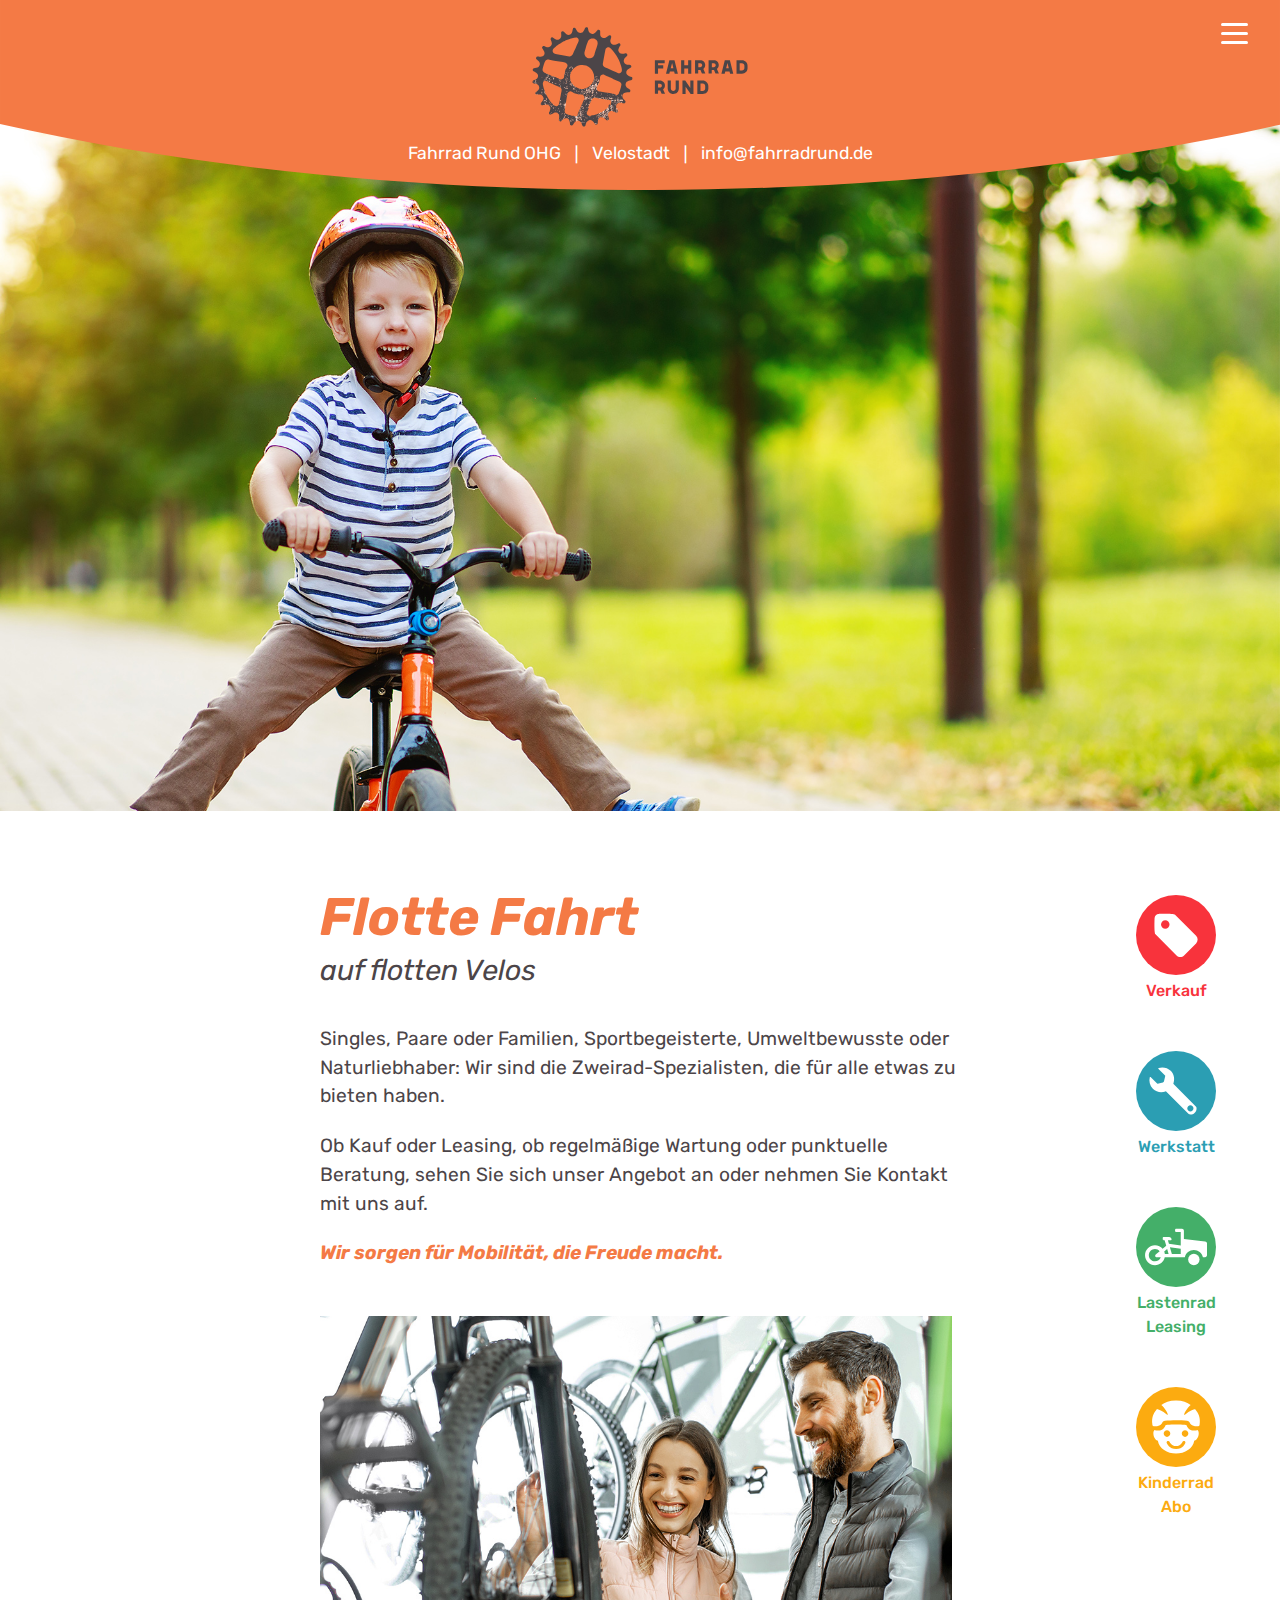
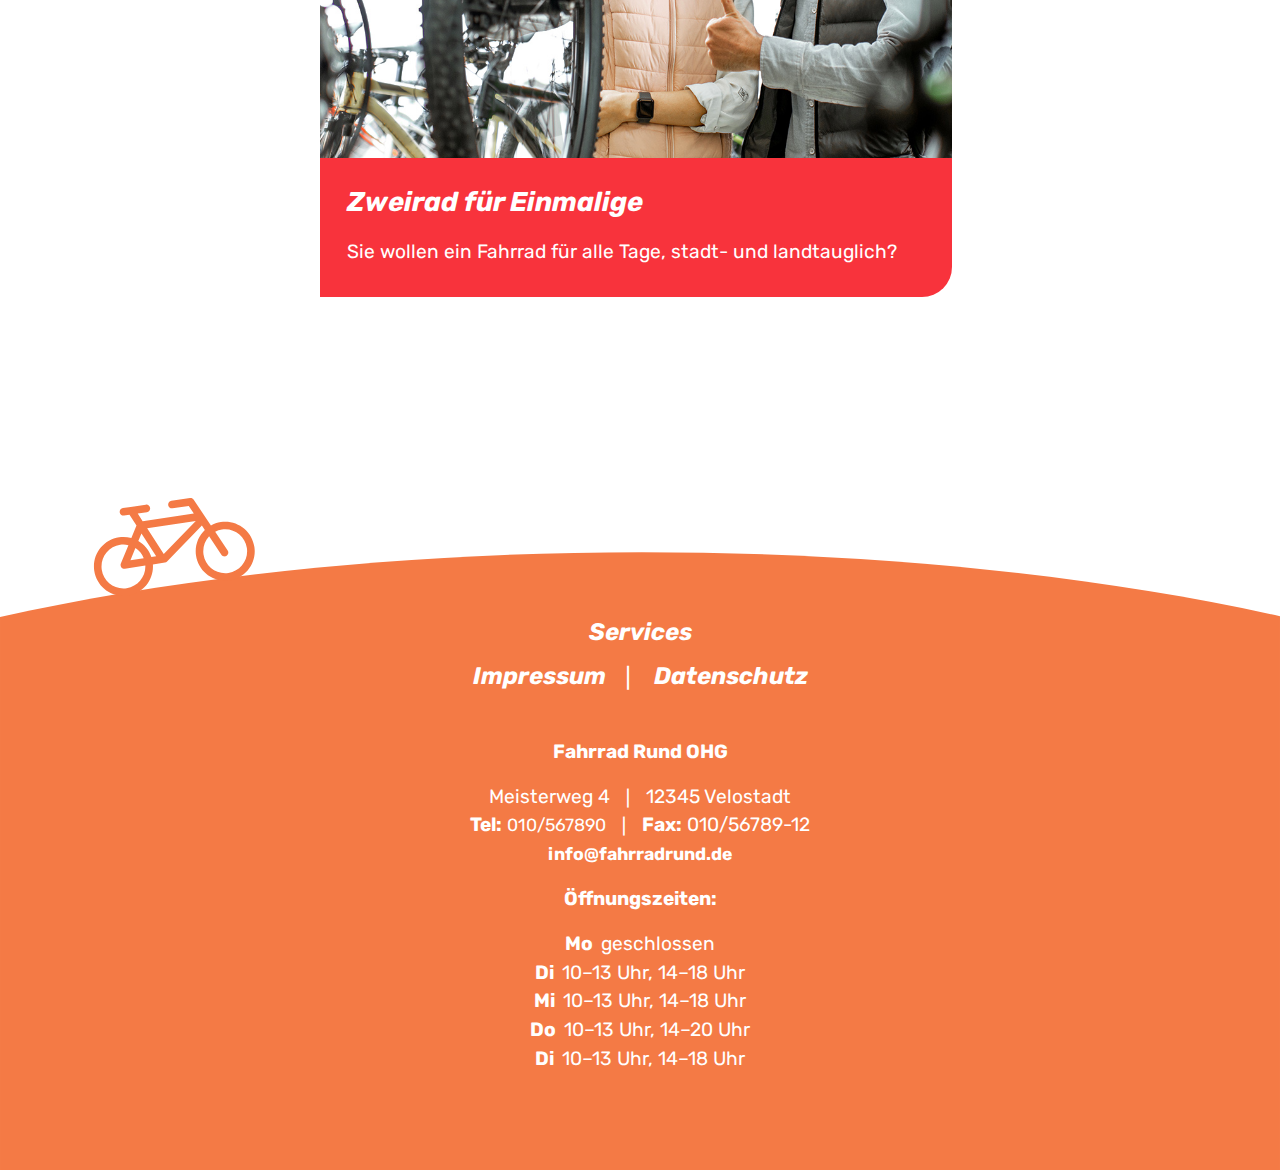
<file: index.html>
<!doctype html>
<html lang="de">

<head>
    <meta charset="utf-8">
    <meta name="viewport" content="width=device-width, initial-scale=1">
    <title>Fahrrad Rund OHG</title>
    <link href="css/style.css" rel="stylesheet">
</head>

<body>
    <header>
        <h1 id="titel">Fahrrad Rund OHG</h1>
        <div class="container">
            <div class="text-center">
                <a href="index.html"><img id="logo" src="icons/logo.svg" alt="Logo: Fahrrad Rund OHG"></a>
                <p class="info">Fahrrad Rund
                    OHG&nbsp;&nbsp;❘&nbsp;&nbsp;Velostadt&nbsp;&nbsp;❘&nbsp;&nbsp;<a href=mailto:info@fahrradrund.de>info@fahrradrund.de</a></p>
            </div>
        </div>
    </header>

    <!-- Hamburger Menü -->
    <nav>
        <div class="hamburger-menu">
            <input id="menu__toggle" type="checkbox" />
            <label class="menu__btn" for="menu__toggle">
                <span></span>
            </label>
            <ul class="menu__box">
                <li><a class="menu__item active" href="index.html">Startseite</a></li>
                <li><a class="menu__item" href="verkauf.html">Verkauf</a></li>
                <li><a class="menu__item" href="werkstatt.html">Werkstatt</a></li>
                <li><a class="menu__item" href="lastenrad-leasing.html">Lastenrad-Leasing</a></li>
                <li><a class="menu__item" href="kinderrad-abo.html">Kinderad-Abo</a></li>
            </ul>
        </div>
    </nav>

    <!--  Hero-Image  -->
    <div class="hero">
        <img src="img/home.jpg" alt="Ein Kind mit Fahrradhelm fährt lachend und schnell mit seinem Fahrrad">
    </div>

    <!-- Hauptinhalt -->

    <!-- Piktogramme Desktop -->
    <div class="piktogramme_desktop">
        <a href="verkauf.html" class="fr-rot besucht-rot"><img src="icons/verkauf.svg" alt="Piktogramm: Preisschild">
            <p class="fr-rot">Verkauf</p>
        </a>
        <a href="werkstatt.html" class="fr-blau besucht-blau"><img src="icons/werkstatt.svg"
                alt="Piktogramm: Schraubenschlüssel">
            <p class="fr-blau">Werkstatt</p>
        </a>
        <a href="lastenrad-leasing.html" class="fr-gruen besucht-gruen"><img src="icons/lastenrad.svg"
                alt="Piktogramm: Lastenrad">
            <p class="fr-gruen">Lastenrad<br />Leasing</p>
        </a>
        <a href="kinderrad-abo.html" class="fr-gelb besucht-gelb"><img src="icons/kinderrad.svg"
                alt="Piktogramm: Lächelnder Kinderkopf mit Fahrradhelm">
            <p>Kinderrad<br />Abo</p>
        </a>
    </div>

    <div class="container">
        <div class="inhalt">
            <h2 id="h2_start">Flotte Fahrt<br />
                <span class="spruch">auf flotten Velos</span>
            </h2>
            <p>Singles, Paare oder Familien, Sportbegeisterte, Umweltbewusste oder Naturliebhaber:
                Wir sind die Zweirad-Spezialisten, die für alle etwas zu bieten haben.</p>
            <p>Ob Kauf oder Leasing, ob regelmäßige Wartung oder punktuelle Beratung, sehen Sie sich
                unser Angebot an oder nehmen Sie Kontakt mit uns auf.</p>
            <p class="betonung fr-orange">Wir sorgen für Mobilität, die Freude macht.</p>
        </div>

        <!-- Slideshow -->

        <div id="slideshow">
            <figure class="slider">
                <figure>
                    <img src="img/verkauf_slide.jpg"
                        alt="Zwei junge Menschen schauen sich Fahrräder im Fahrradgeschäft an">
                    <div class="bg-rot">
                        <p class="bildunterschrift">Zweirad für Einmalige</p>
                        <p class="bildtext">Sie wollen ein Fahrrad für alle Tage, stadt- und landtauglich?</p>
                    </div>
                </figure>
                <figure>
                    <img src="img/werkstatt_slide.jpg"
                        alt="Ein junger Mann mit Bart und Brille inspiziert lächelnd einen Fahrradreifen">
                    <div class="bg-blau">
                        <p class="bildunterschrift">Damit das Rad rund läuft</p>
                        <p class="bildtext">So sind Sie sicher und lange mit Ihrem Drahtesel unterwegs!</p>
                    </div>
                </figure>
                <figure>
                    <img src="img/lastenrad_slide.jpg"
                        alt="Ein junger Mann mit Fahrradhelm fährt mit einem Lastenrad, das mit Kartons beladen ist">
                    <div class="bg-gruen">
                        <p class="bildunterschrift">Kaufen war gestern,<br />
                            jetzt ist leasen angesagt!</p>
                        <p class="bildtext">Wählen Sie das jeweils passende Lastenrad für Ihren Transport.</p>
                    </div>
                </figure>
                <figure>
                    <img src="img/kinderrad_slide.jpg"
                        alt="Ein Kind mit Fahrradhelm und einem bunt gestreiften Pullover steht und hält sein Fahrrad fest">
                    <div class="bg-gelb">
                        <p class="bildunterschrift">Wenn das Fahrrad mitwächst</p>
                        <p class="bildtext">So hat Ihr Kind immer das richtige Rad!</p>
                    </div>
                </figure>
                <figure>
                    <img src="img/verkauf_slide.jpg"
                        alt="Zwei junge Menschen schauen sich Fahrräder im Fahrradgeschäft an">
                    <div class="bg-rot">
                        <p class="bildunterschrift">Zweirad für Einmalige</p>
                        <p class="bildtext">Sie wollen ein Fahrrad für alle Tage, stadt- und landtauglich?</p>
                    </div>
                </figure>
            </figure>
        </div>

        <!-- Piktogramme Mobil -->

        <div class="piktogramme_mobil">
            <a href="verkauf.html" class="fr-rot besucht-rot"><img src="icons/verkauf.svg"
                    alt="Piktogramm: Preisschild">
                <p class="fr-rot">Verkauf</p>
            </a>
            <a href="werkstatt.html" class="fr-blau besucht-blau"><img src="icons/werkstatt.svg"
                    alt="Piktogramm: Schraubenschlüssel">
                <p class="fr-blau">Werkstatt</p>
            </a>
            <a href="lastenrad-leasing.html" class="fr-gruen besucht-gruen"><img src="icons/lastenrad.svg"
                    alt="Piktogramm: Lastenrad">
                <p class="fr-gruen">Lastenrad<br />Leasing</p>
            </a>
            <a href="kinderrad-abo.html" class="fr-gelb besucht-gelb"><img src="icons/kinderrad.svg"
                    alt="Piktogramm: Lächelnder Kinderkopf mit Fahrradhelm">
                <p>Kinderrad<br />Abo</p>
            </a>
        </div>
    </div>

    <!-- Footer -->

    <footer>
        <div class="container">
            <nav>
                <a class="einzellink" href="services.html">Services</a>
                <a href="impressum.html">Impressum</a><span class="normal">&nbsp;&nbsp;❘&nbsp;&nbsp;</span>
                <a href="#">Datenschutz</a>
            </nav>
            <p class="fett">Fahrrad Rund OHG</p>
            <p>Meisterweg 4&nbsp;&nbsp;❘&nbsp;&nbsp;12345 Velostadt<br />
                <span class="fett">Tel:</span> <a href="tel:010567890"
                    class="verlinkung_footer">010/567890</a>&nbsp;&nbsp;❘&nbsp;&nbsp;<span class="fett">Fax:</span>
                010/56789-12<br />
                <a href="mailto:info@fahrradrund.de" class="verlinkung_footer mb-medium"><span
                        class="fett">info@fahrradrund.de</span></a>
            </p>
            <p class="fett">Öffnungszeiten:</p>
            <p><span class="fett">Mo&nbsp;&nbsp;</span>geschlossen<br />
                <span class="fett">Di&nbsp;&nbsp;</span>10–13 Uhr, 14–18 Uhr<br />
                <span class="fett">Mi&nbsp;&nbsp;</span>10–13 Uhr, 14–18 Uhr<br />
                <span class="fett">Do&nbsp;&nbsp;</span>10–13 Uhr, 14–20 Uhr<br />
                <span class="fett">Di&nbsp;&nbsp;</span>10–13 Uhr, 14–18 Uhr<br />
            </p>
        </div>
    </footer>
</body>

</html>
</file>
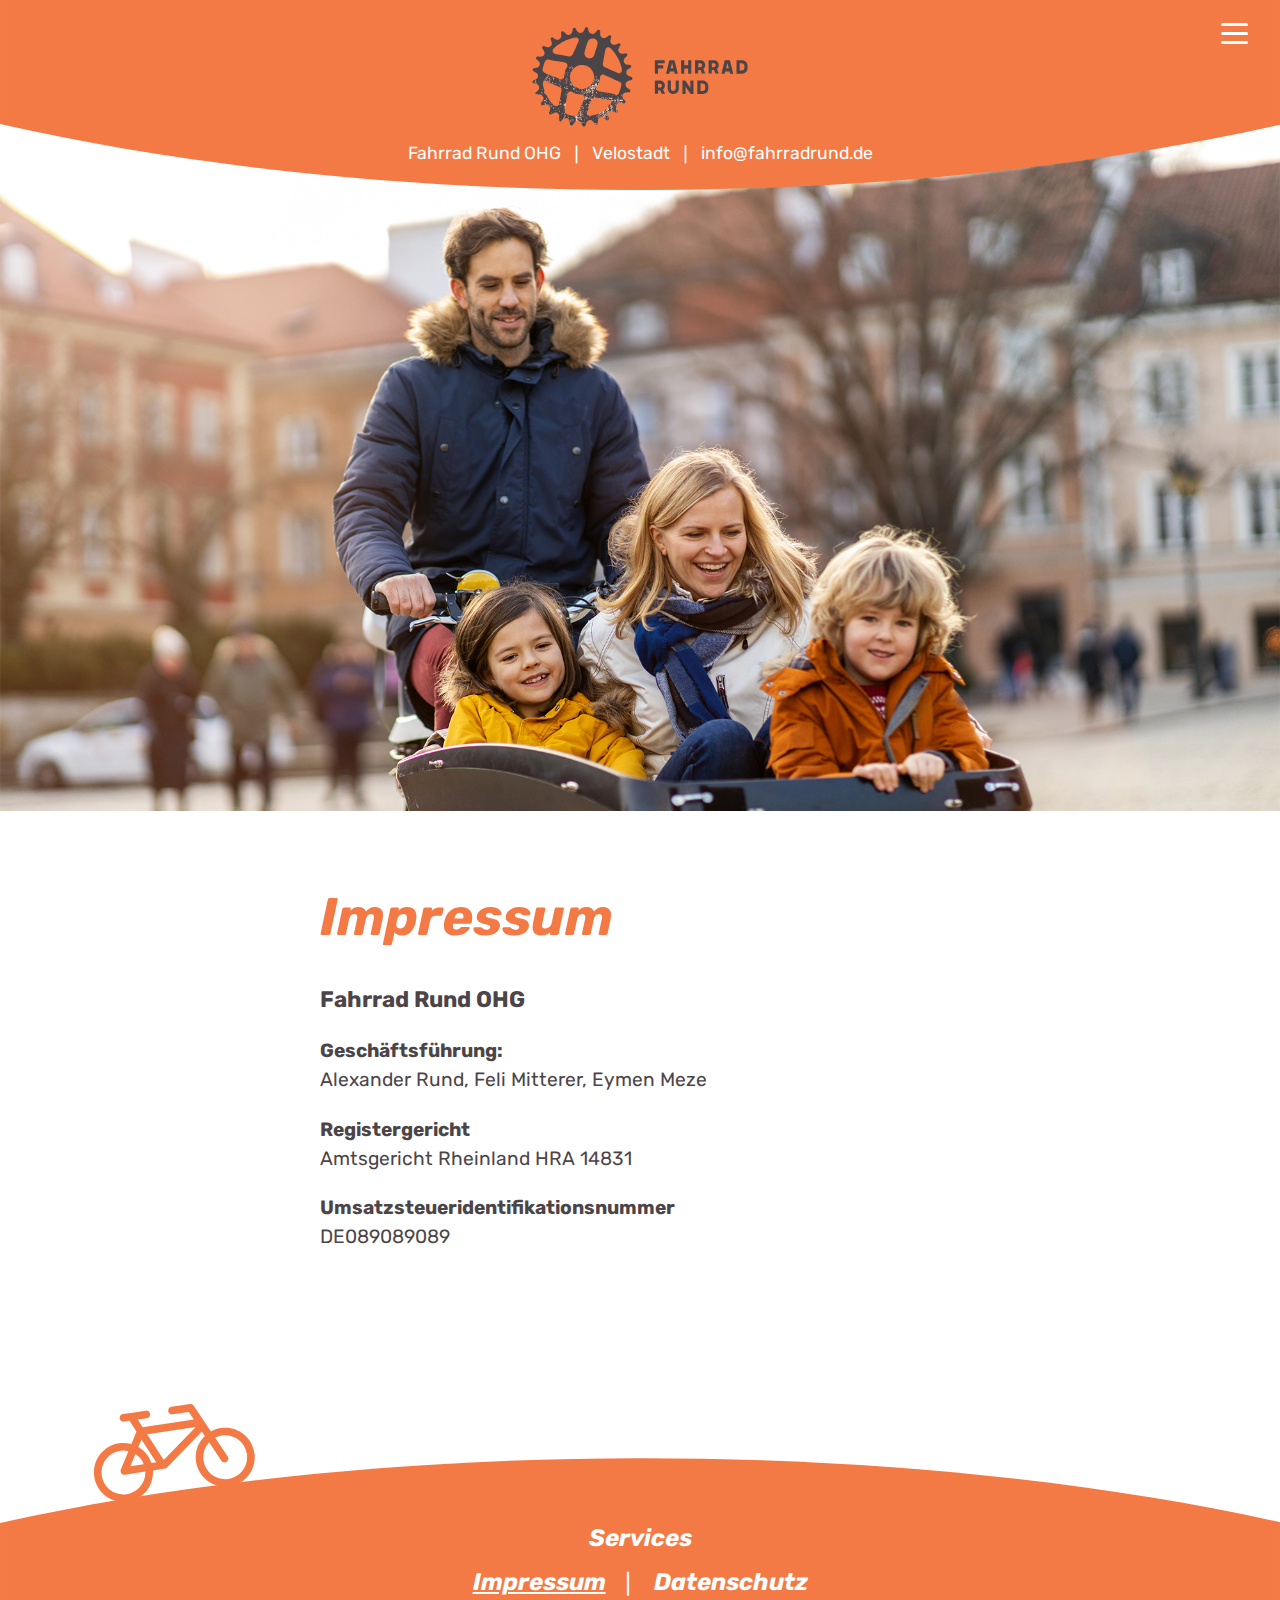
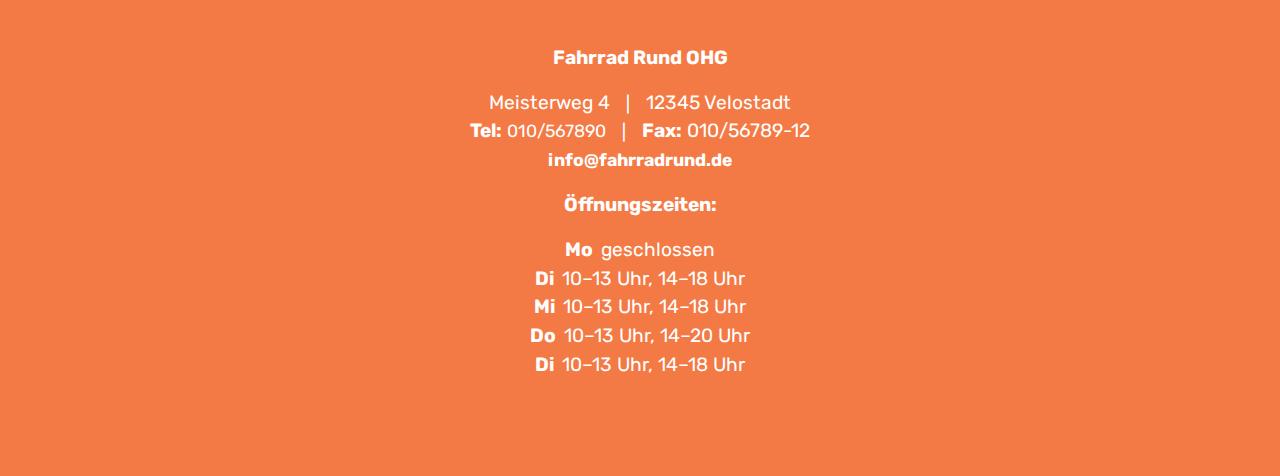
<file: impressum.html>
<!doctype html>
<html lang="de">

<head>
    <meta charset="utf-8">
    <meta name="viewport" content="width=device-width, initial-scale=1">
    <title>Fahrrad Rund OHG</title>
    <link href="css/style.css" rel="stylesheet">
</head>

<body>
    <header>
        <div class="container">
            <div class="text-center">
                <a href="index.html"><img id="logo" src="icons/logo.svg" alt="Logo: Fahrrad Rund OHG"></a>
                <p class="info">Fahrrad Rund
                    OHG&nbsp;&nbsp;❘&nbsp;&nbsp;Velostadt&nbsp;&nbsp;❘&nbsp;&nbsp;<a href=mailto:info@fahrradrund.de>info@fahrradrund.de</a></p>
            </div>
        </div>
    </header>

    <!-- Hamburger Menü -->
    <nav>
        <div class="hamburger-menu">
            <input id="menu__toggle" type="checkbox" />
            <label class="menu__btn" for="menu__toggle">
                <span></span>
            </label>
            <ul class="menu__box">
                <li><a class="menu__item" href="index.html">Startseite</a></li>
                <li><a class="menu__item" href="verkauf.html">Verkauf</a></li>
                <li><a class="menu__item" href="werkstatt.html">Werkstatt</a></li>
                <li><a class="menu__item" href="lastenrad-leasing.html">Lastenrad-Leasing</a></li>
                <li><a class="menu__item" href="kinderrad-abo.html">Kinderad-Abo</a></li>
            </ul>
        </div>
    </nav>

    <!--  Hero-Image  -->
    <div class="hero">
        <img src="img/impressum.jpg" alt="Eine Familie ist lächelnd auf dem Fahrrad unterwegs">
    </div>

    <!-- Hauptinhalt -->

    <div class="container">
        <div class="inhalt mb-ende">
            <h1 class="impressum">Impressum</h1>
            <p class="fett gross">Fahrrad Rund OHG</p>
            <p><span class="fett">Geschäftsführung:</span><br />Alexander Rund, Feli Mitterer, Eymen Meze</p>
            <p><span class="fett">Registergericht</span><br />Amtsgericht Rheinland HRA 14831</p>
            <p><span class="fett">Umsatzsteueridentifikationsnummer</span><br />DE089089089</p>
        </div>

    </div>


    <!-- Footer -->

    <footer>
        <div class="container">
            <nav>
                <a class="einzellink" href="services.html">Services</a>
                <a href="impressum.html" class="active_footer">Impressum</a><span class="normal">&nbsp;&nbsp;❘&nbsp;&nbsp;</span>
                <a href="#">Datenschutz</a>
            </nav>
            <p class="fett">Fahrrad Rund OHG</p>
            <p>Meisterweg 4&nbsp;&nbsp;❘&nbsp;&nbsp;12345 Velostadt<br />
                <span class="fett">Tel:</span> <a href="tel:010567890"
                    class="verlinkung_footer">010/567890</a>&nbsp;&nbsp;❘&nbsp;&nbsp;<span class="fett">Fax:</span>
                010/56789-12<br />
                <a href="mailto:info@fahrradrund.de" class="verlinkung_footer mb-medium"><span
                        class="fett">info@fahrradrund.de</span></a>
            </p>
            <p class="fett">Öffnungszeiten:</p>
            <p><span class="fett">Mo&nbsp;&nbsp;</span>geschlossen<br />
                <span class="fett">Di&nbsp;&nbsp;</span>10–13 Uhr, 14–18 Uhr<br />
                <span class="fett">Mi&nbsp;&nbsp;</span>10–13 Uhr, 14–18 Uhr<br />
                <span class="fett">Do&nbsp;&nbsp;</span>10–13 Uhr, 14–20 Uhr<br />
                <span class="fett">Di&nbsp;&nbsp;</span>10–13 Uhr, 14–18 Uhr<br />
            </p>
        </div>
    </footer>
</body>

</html>
</file>
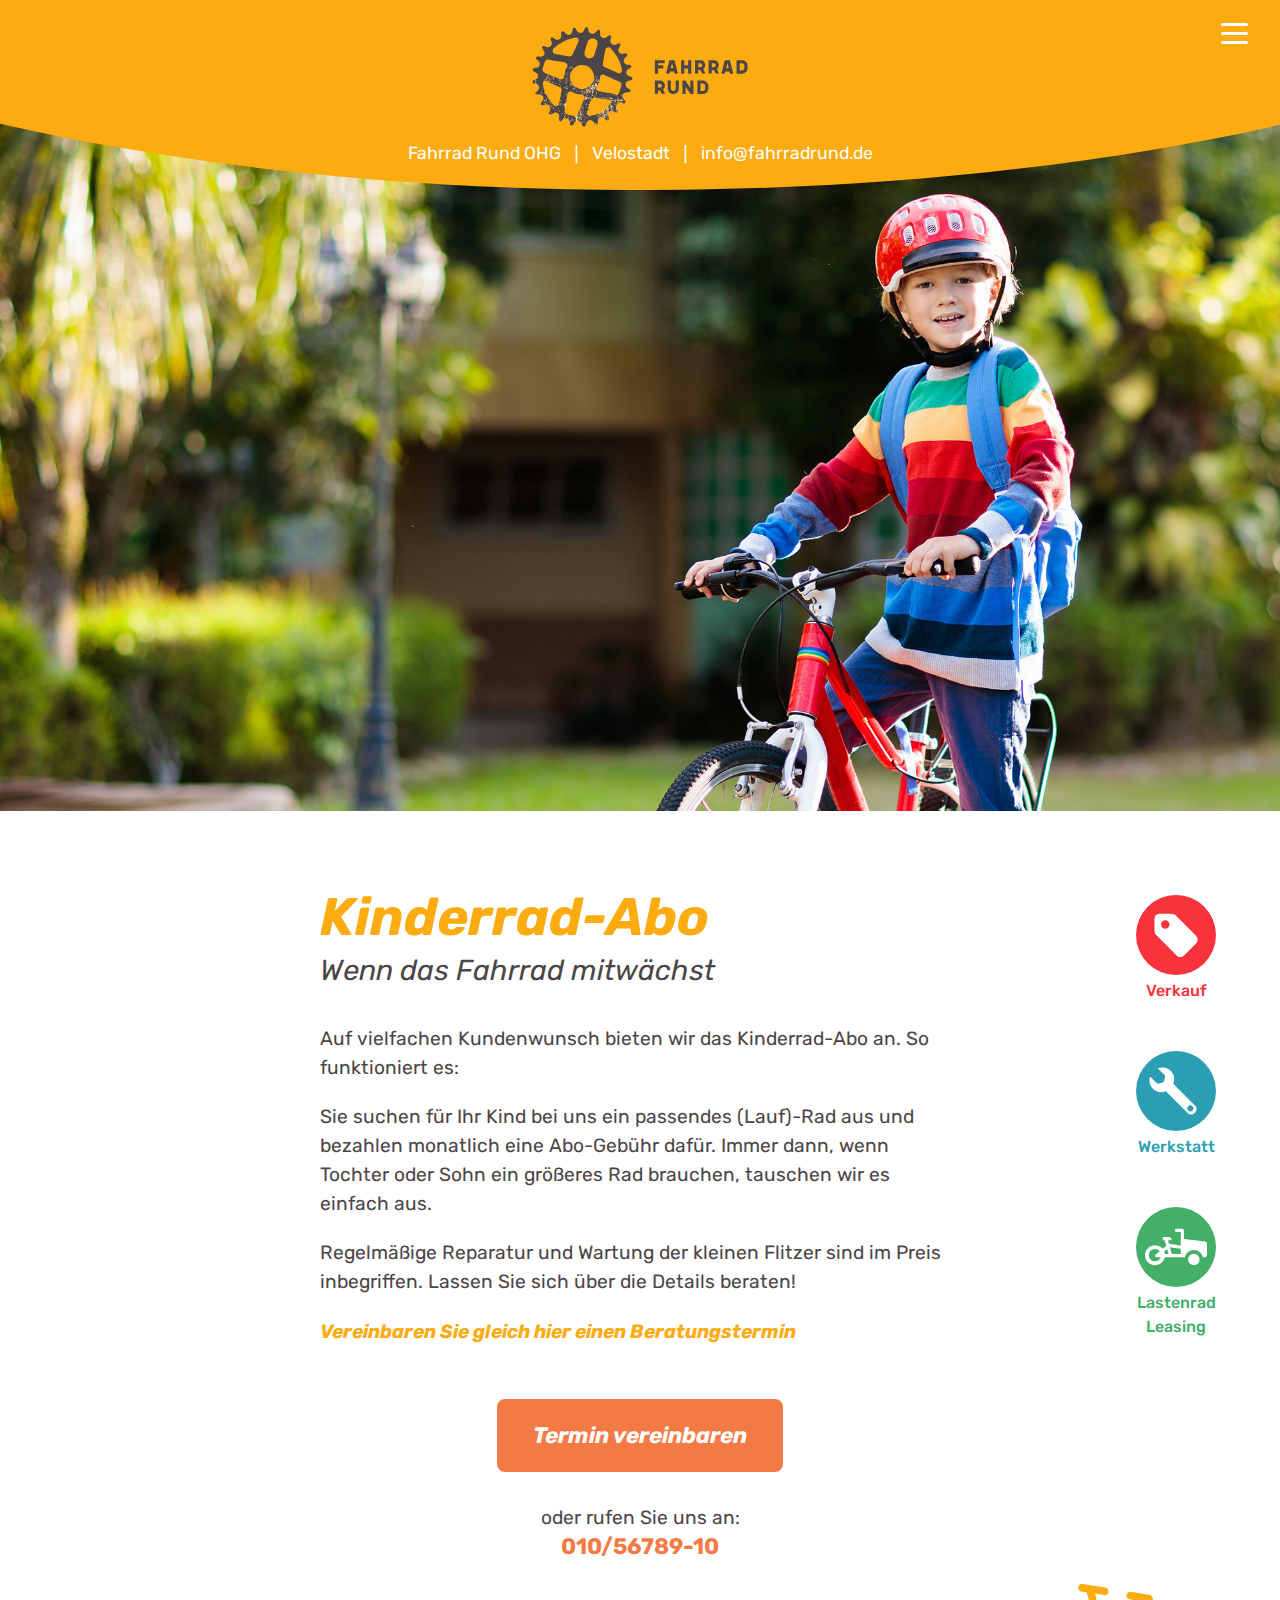
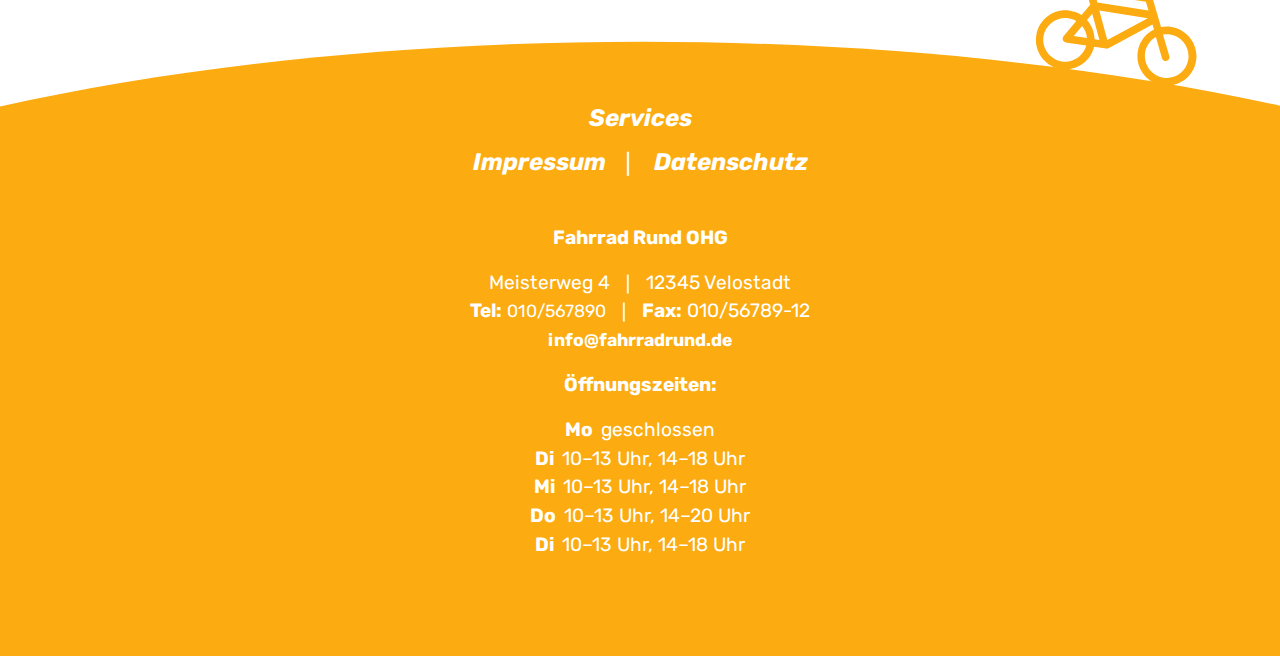
<file: kinderrad-abo.html>
<!doctype html>
<html lang="de">

<head>
    <meta charset="utf-8">
    <meta name="viewport" content="width=device-width, initial-scale=1">
    <title>Fahrrad Rund OHG</title>
    <link href="css/style.css" rel="stylesheet">
</head>

<body>
    <header class="kinderrad_header">
        <h1 id="titel">Fahrrad Rund OHG</h1>
        <div class="container">
            <div class="text-center">
                <a href="index.html"><img id="logo" src="icons/logo.svg" alt="Logo: Fahrrad Rund OHG"></a>
                <p class="info">Fahrrad Rund
                    OHG&nbsp;&nbsp;❘&nbsp;&nbsp;Velostadt&nbsp;&nbsp;❘&nbsp;&nbsp;<a href=mailto:info@fahrradrund.de>info@fahrradrund.de</a></p>
            </div>
        </div>
    </header>

    <!-- Hamburger Menü -->
    <nav>
        <div class="hamburger-menu">
            <input id="menu__toggle" type="checkbox" />
            <label class="menu__btn" for="menu__toggle">
                <span></span>
            </label>
            <ul class="menu__box">
                <li><a class="menu__item" href="index.html">Startseite</a></li>
                <li><a class="menu__item" href="verkauf.html">Verkauf</a></li>
                <li><a class="menu__item" href="werkstatt.html">Werkstatt</a></li>
                <li><a class="menu__item" href="lastenrad-leasing.html">Lastenrad-Leasing</a></li>
                <li><a class="menu__item active" href="kinderrad-abo.html">Kinderad-Abo</a></li>
            </ul>
        </div>
    </nav>

    <!--  Hero-Image  -->
    <div class="hero">
        <img src="img/kinderrad.jpg"
            alt="Ein Kind mit Fahrradhelm und einem bunt gestreiften Pullover steht und hält sein Fahrrad fest">
    </div>

    <!-- Hauptinhalt -->

    <!-- Piktogramme Desktop -->
    <div class="piktogramme_desktop">
        <a href="verkauf.html" class="fr-rot besucht-rot"><img src="icons/verkauf.svg" alt="Piktogramm: Preisschild">
            <p class="fr-rot">Verkauf</p>
        </a>
        <a href="werkstatt.html" class="fr-blau besucht-blau"><img src="icons/werkstatt.svg"
                alt="Piktogramm: Schraubenschlüssel">
            <p class="fr-blau">Werkstatt</p>
        </a>
        <a href="lastenrad-leasing.html" class="fr-gruen besucht-gruen"><img src="icons/lastenrad.svg"
                alt="Piktogramm: Lastenrad">
            <p class="fr-gruen">Lastenrad<br />Leasing</p>
        </a>
    </div>

    <div class="container">
        <div class="inhalt">
            <h1 class="fr-gelb">Kinderrad-Abo<br />
                <span class="spruch">Wenn das Fahrrad mitwächst</span>
            </h1>
            <p>Auf vielfachen Kundenwunsch bieten wir das Kinderrad-Abo an. So funktioniert es:</p>
            <p>Sie suchen für Ihr Kind bei uns ein passendes (Lauf)-Rad aus und bezahlen monatlich eine Abo-Gebühr dafür. Immer dann, wenn Tochter oder Sohn ein größeres Rad brauchen, tauschen wir es einfach aus.</p>
            <p>Regelmäßige Reparatur und Wartung der kleinen Flitzer sind im Preis inbegriffen. Lassen Sie sich über die Details beraten! </p>
            <p class="betonung fr-gelb">Vereinbaren Sie gleich hier einen Beratungstermin</p>
            <div class="text-center">
                <a class="anmeldung-btn kinderrad-btn" href="#">Termin vereinbaren</a>
                <p>oder rufen Sie uns an:<br/>
                <a href="tel:0105678910" class="fett gross fr-orange">010/56789-10</a></p>
            </div>
        </div>


        <!-- Piktogramme Mobil -->

        <div class="piktogramme_mobil">
            <a href="verkauf.html" class="fr-rot besucht-rot"><img src="icons/verkauf.svg"
                    alt="Piktogramm: Preisschild">
                <p class="fr-rot">Verkauf</p>
            </a>
            <a href="werkstatt.html" class="fr-blau besucht-blau"><img src="icons/werkstatt.svg"
                    alt="Piktogramm: Schraubenschlüssel">
                <p class="fr-blau">Werkstatt</p>
            </a>
            <a href="lastenrad-leasing.html" class="fr-gruen besucht-gruen"><img src="icons/lastenrad.svg"
                    alt="Piktogramm: Lastenrad">
                <p class="fr-gruen">Lastenrad<br />Leasing</p>
            </a>
        </div>
    </div>

    <!-- Footer -->

    <footer class="kinderrad_footer">
        <div class="container">
            <nav>
                <a class="einzellink" href="services.html">Services</a>
                <a href="impressum.html">Impressum</a><span class="normal">&nbsp;&nbsp;❘&nbsp;&nbsp;</span>
                <a href="#">Datenschutz</a>
            </nav>
            <p class="fett">Fahrrad Rund OHG</p>
            <p>Meisterweg 4&nbsp;&nbsp;❘&nbsp;&nbsp;12345 Velostadt<br />
                <span class="fett">Tel:</span> <a href="tel:010567890"
                    class="verlinkung_footer">010/567890</a>&nbsp;&nbsp;❘&nbsp;&nbsp;<span class="fett">Fax:</span>
                010/56789-12<br />
                <a href="mailto:info@fahrradrund.de" class="verlinkung_footer mb-medium"><span
                        class="fett">info@fahrradrund.de</span></a>
            </p>
            <p class="fett">Öffnungszeiten:</p>
            <p><span class="fett">Mo&nbsp;&nbsp;</span>geschlossen<br />
                <span class="fett">Di&nbsp;&nbsp;</span>10–13 Uhr, 14–18 Uhr<br />
                <span class="fett">Mi&nbsp;&nbsp;</span>10–13 Uhr, 14–18 Uhr<br />
                <span class="fett">Do&nbsp;&nbsp;</span>10–13 Uhr, 14–20 Uhr<br />
                <span class="fett">Di&nbsp;&nbsp;</span>10–13 Uhr, 14–18 Uhr<br />
            </p>
        </div>
    </footer>
</body>

</html>
</file>
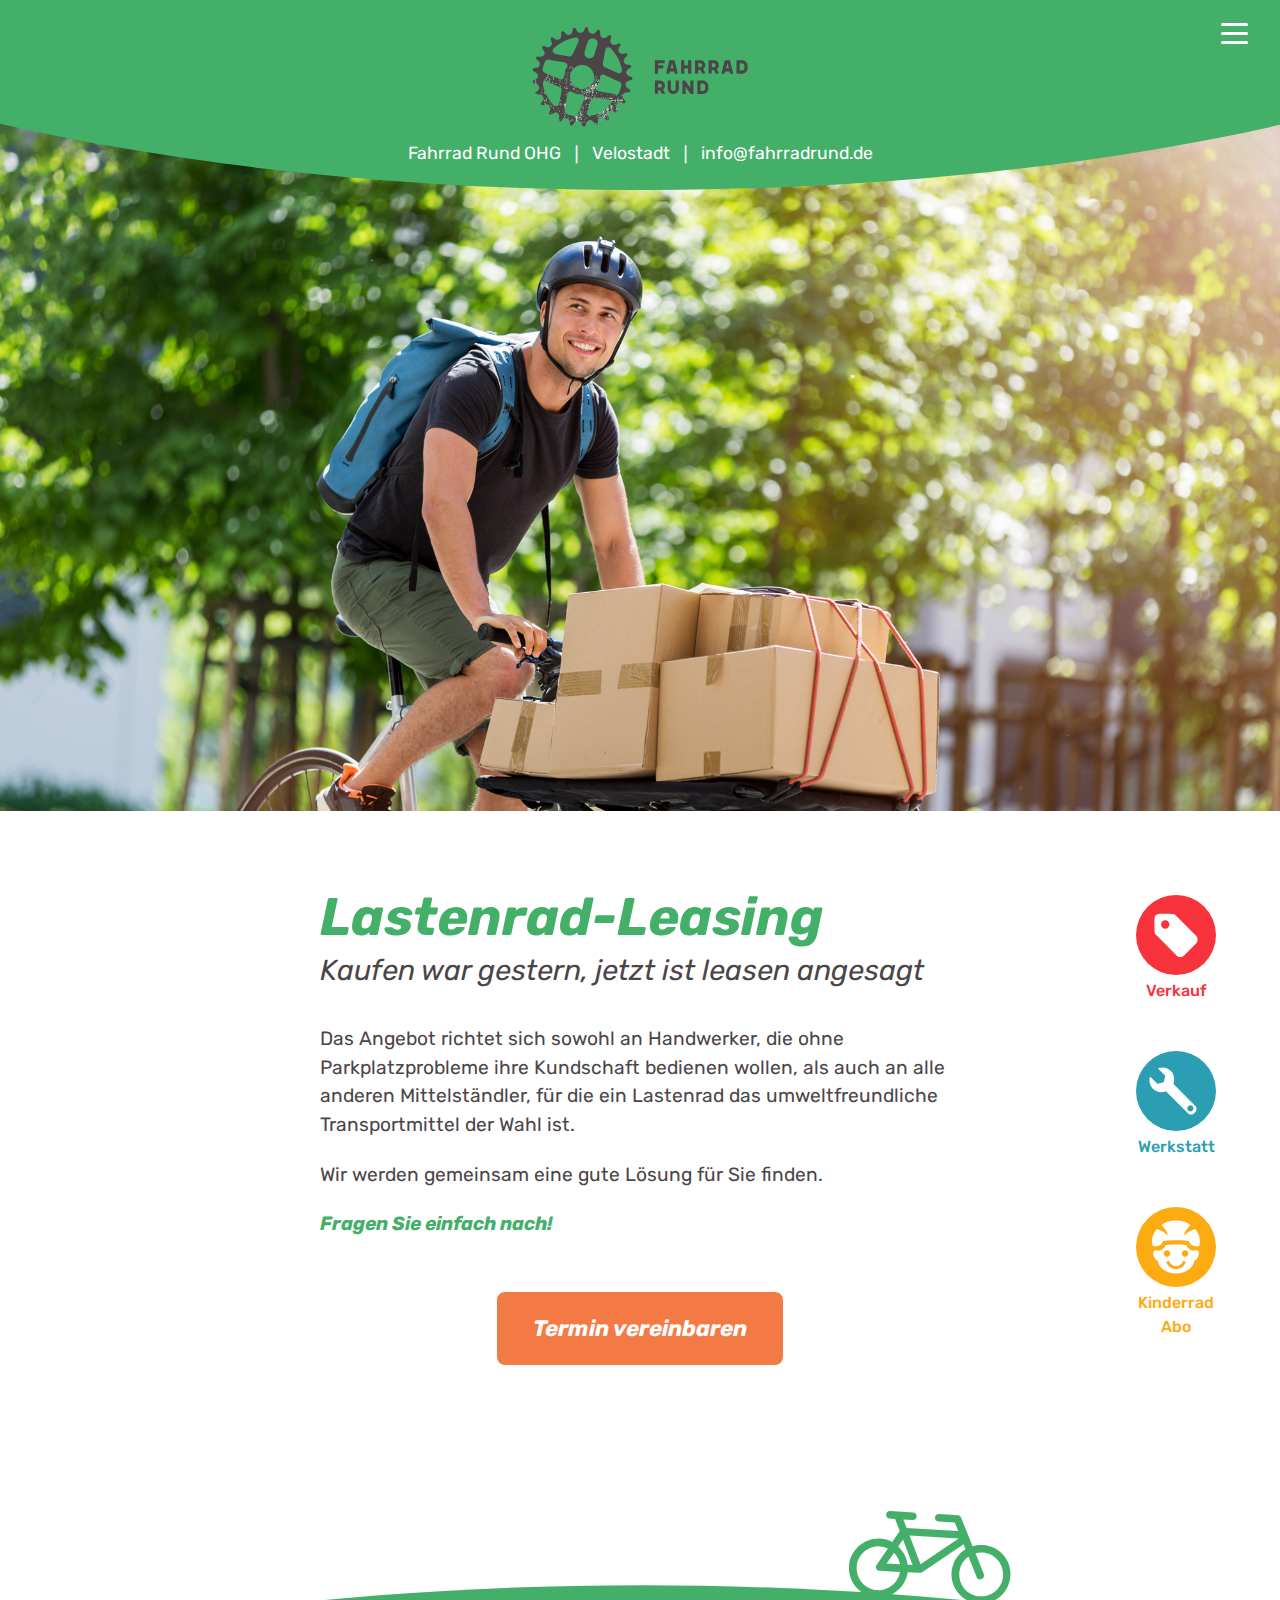
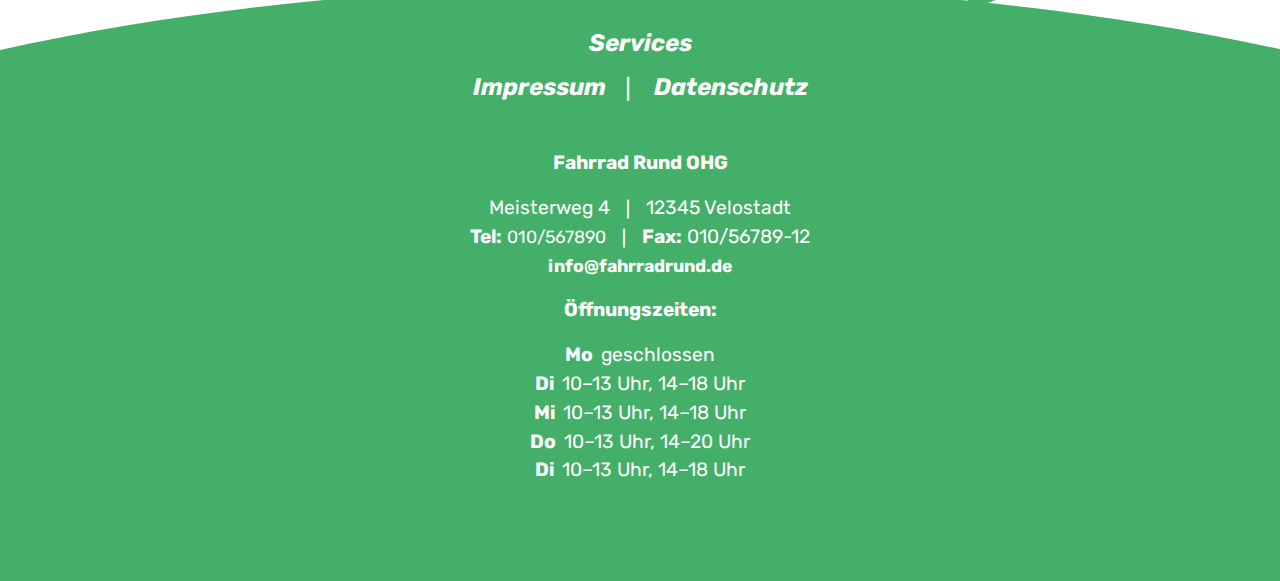
<file: lastenrad-leasing.html>
<!doctype html>
<html lang="de">

<head>
    <meta charset="utf-8">
    <meta name="viewport" content="width=device-width, initial-scale=1">
    <title>Fahrrad Rund OHG</title>
    <link href="css/style.css" rel="stylesheet">
</head>

<body>
    <header class="lastenrad_header">
        <h1 id="titel">Fahrrad Rund OHG</h1>
        <div class="container">
            <div class="text-center">
                <a href="index.html"><img id="logo" src="icons/logo.svg" alt="Logo: Fahrrad Rund OHG"></a>
                <p class="info">Fahrrad Rund
                    OHG&nbsp;&nbsp;❘&nbsp;&nbsp;Velostadt&nbsp;&nbsp;❘&nbsp;&nbsp;<a href=mailto:info@fahrradrund.de>info@fahrradrund.de</a></p>
            </div>
        </div>
    </header>

    <!-- Hamburger Menü -->
    <nav>
        <div class="hamburger-menu">
            <input id="menu__toggle" type="checkbox" />
            <label class="menu__btn" for="menu__toggle">
                <span></span>
            </label>
            <ul class="menu__box">
                <li><a class="menu__item" href="index.html">Startseite</a></li>
                <li><a class="menu__item" href="verkauf.html">Verkauf</a></li>
                <li><a class="menu__item" href="werkstatt.html">Werkstatt</a></li>
                <li><a class="menu__item active" href="lastenrad-leasing.html">Lastenrad-Leasing</a></li>
                <li><a class="menu__item" href="kinderrad-abo.html">Kinderad-Abo</a></li>
            </ul>
        </div>
    </nav>

    <!--  Hero-Image  -->
    <div class="hero">
        <img src="img/lastenrad.jpg" alt="Ein junger Mann mit Fahrradhelm fährt mit einem Lastenrad, das mit Kartons beladen ist">
    </div>

    <!-- Hauptinhalt -->

    <!-- Piktogramme Desktop -->
    <div class="piktogramme_desktop">
        <a href="verkauf.html" class="fr-rot besucht-rot"><img src="icons/verkauf.svg" alt="Piktogramm: Preisschild">
            <p class="fr-rot">Verkauf</p>
        </a>
        <a href="werkstatt.html" class="fr-blau besucht-blau"><img src="icons/werkstatt.svg"
                alt="Piktogramm: Schraubenschlüssel">
            <p class="fr-blau">Werkstatt</p>
        </a>
        <a href="kinderrad-abo.html" class="fr-gelb besucht-gelb"><img src="icons/kinderrad.svg"
                alt="Piktogramm: Lächelnder Kinderkopf mit Fahrradhelm">
            <p>Kinderrad<br />Abo</p>
        </a>
    </div>

    <div class="container">
        <div class="inhalt">
            <h1 class="fr-gruen">Lastenrad-Leasing<br />
                <span class="spruch">Kaufen war gestern, jetzt ist leasen angesagt</span>
            </h1>
            <p>Das Angebot richtet sich sowohl an Handwerker, die ohne Parkplatzprobleme ihre Kundschaft bedienen wollen, als auch an alle anderen Mittelständler, für die ein Lastenrad das umweltfreundliche Transportmittel der Wahl ist.</p>
            <p>Wir werden gemeinsam eine gute Lösung für Sie finden.</p>
            <p class="betonung fr-gruen">Fragen Sie einfach nach!</p>
            <div class="text-center">
                <a class="anmeldung-btn" href="#">Termin vereinbaren</a>
            </div>
        </div>


        <!-- Piktogramme Mobil -->

        <div class="piktogramme_mobil">
            <a href="verkauf.html" class="fr-rot besucht-rot"><img src="icons/verkauf.svg"
                alt="Piktogramm: Preisschild">
            <p class="fr-rot">Verkauf</p>
        </a>
        <a href="werkstatt.html" class="fr-blau besucht-blau"><img src="icons/werkstatt.svg"
                alt="Piktogramm: Schraubenschlüssel">
            <p class="fr-blau">Werkstatt</p>
        </a>
        <a href="kinderrad-abo.html" class="fr-gelb besucht-gelb"><img src="icons/kinderrad.svg"
                alt="Piktogramm: Lächelnder Kinderkopf mit Fahrradhelm">
            <p>Kinderrad<br />Abo</p>
        </a>
        </div>
    </div>

    <!-- Footer -->

    <footer class="lastenrad_footer">
        <div class="container">
            <nav>
                <a class="einzellink" href="services.html">Services</a>
                <a href="impressum.html">Impressum</a><span class="normal">&nbsp;&nbsp;❘&nbsp;&nbsp;</span>
                <a href="#">Datenschutz</a>
            </nav>
            <p class="fett">Fahrrad Rund OHG</p>
            <p>Meisterweg 4&nbsp;&nbsp;❘&nbsp;&nbsp;12345 Velostadt<br />
                <span class="fett">Tel:</span> <a href="tel:010567890"
                    class="verlinkung_footer">010/567890</a>&nbsp;&nbsp;❘&nbsp;&nbsp;<span class="fett">Fax:</span>
                010/56789-12<br />
                <a href="mailto:info@fahrradrund.de" class="verlinkung_footer mb-medium"><span
                        class="fett">info@fahrradrund.de</span></a>
            </p>
            <p class="fett">Öffnungszeiten:</p>
            <p><span class="fett">Mo&nbsp;&nbsp;</span>geschlossen<br />
                <span class="fett">Di&nbsp;&nbsp;</span>10–13 Uhr, 14–18 Uhr<br />
                <span class="fett">Mi&nbsp;&nbsp;</span>10–13 Uhr, 14–18 Uhr<br />
                <span class="fett">Do&nbsp;&nbsp;</span>10–13 Uhr, 14–20 Uhr<br />
                <span class="fett">Di&nbsp;&nbsp;</span>10–13 Uhr, 14–18 Uhr<br />
            </p>
        </div>
    </footer>
</body>

</html>
</file>
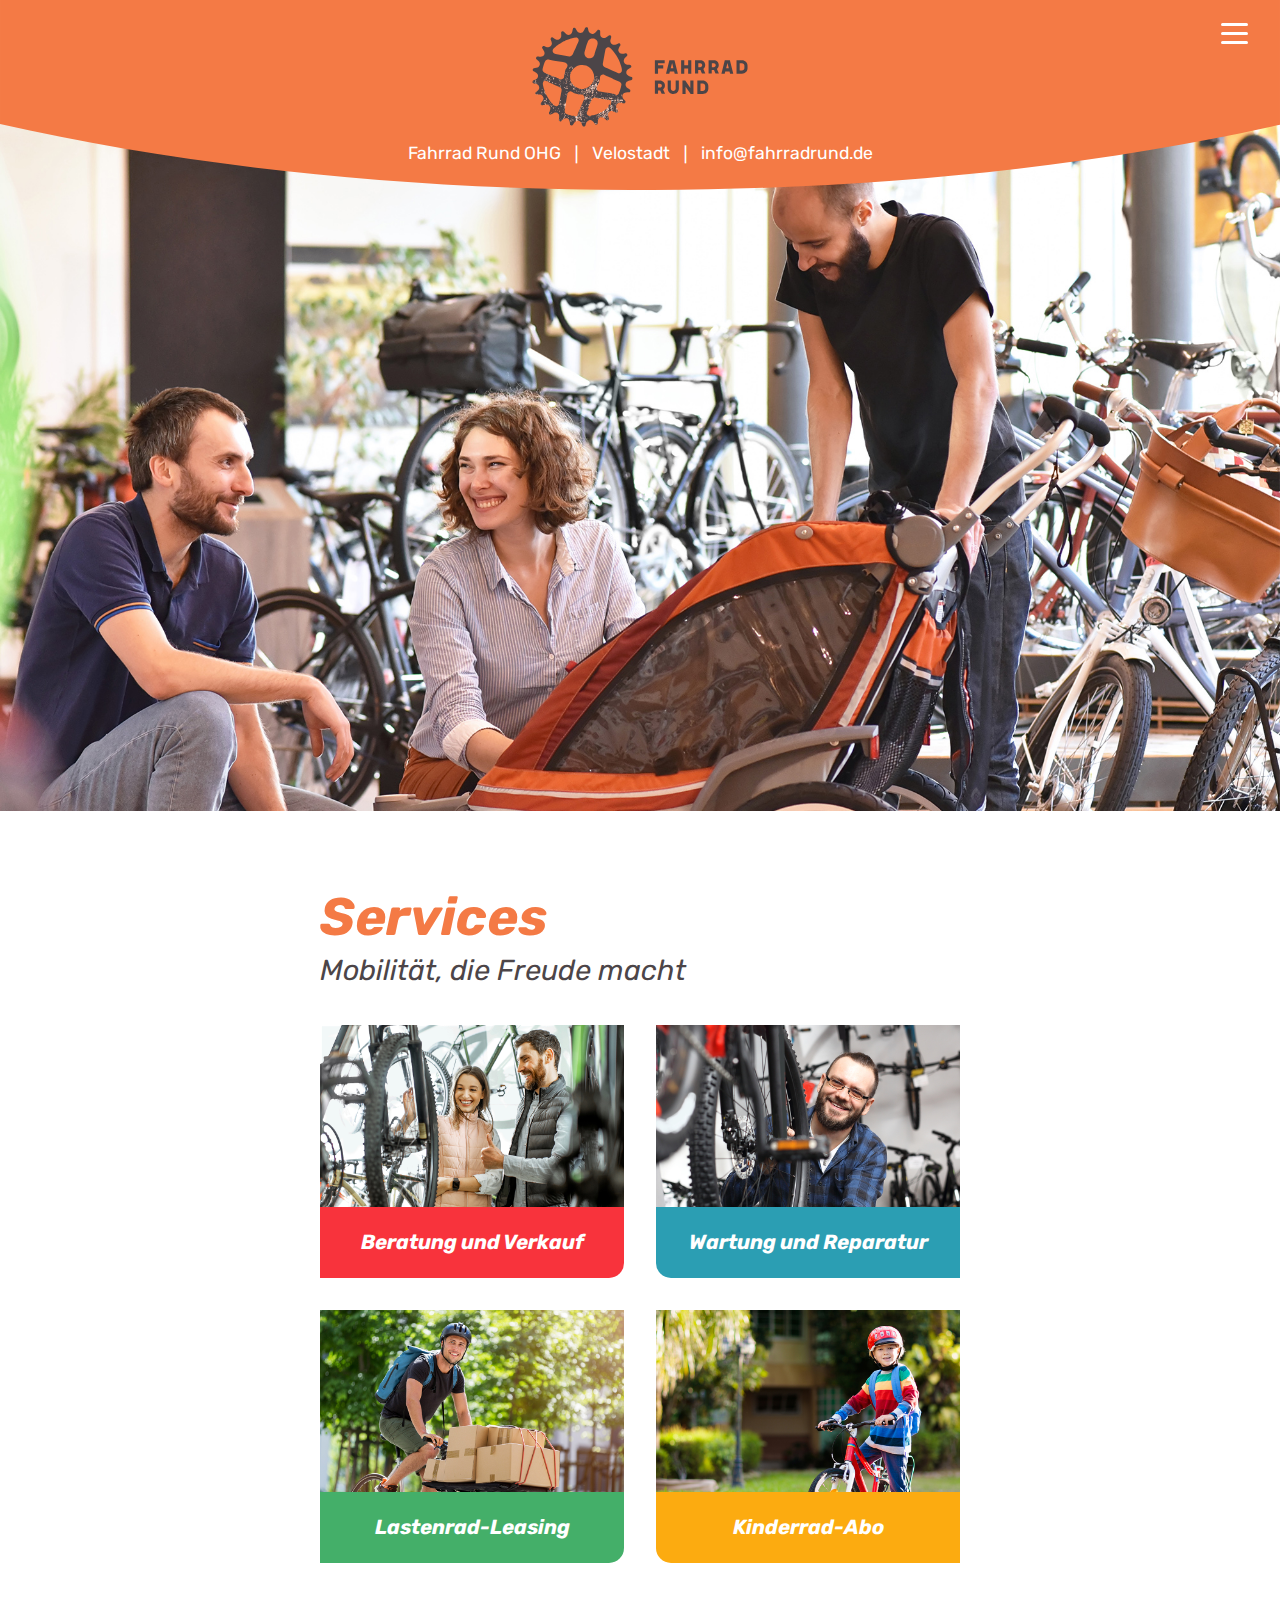
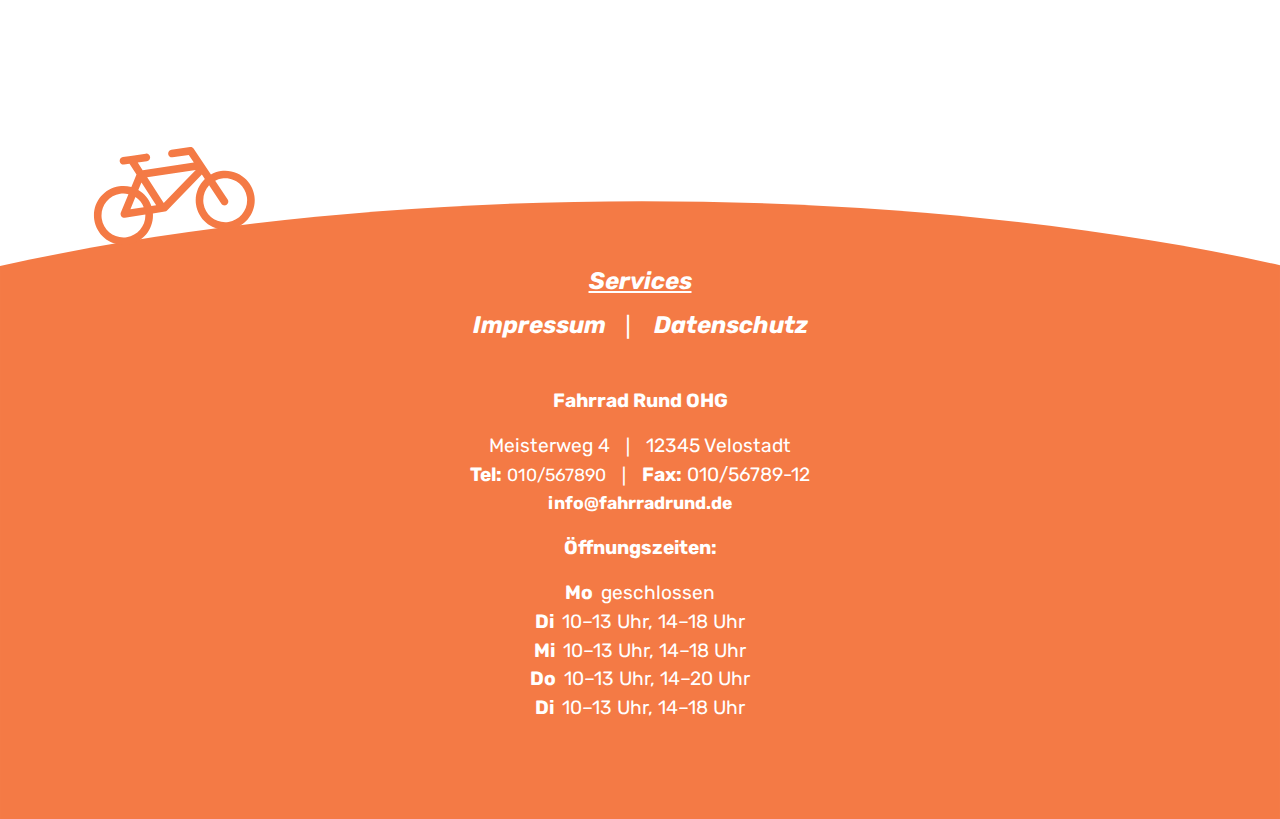
<file: services.html>
<!doctype html>
<html lang="de">

<head>
    <meta charset="utf-8">
    <meta name="viewport" content="width=device-width, initial-scale=1">
    <title>Fahrrad Rund OHG</title>
    <link href="css/style.css" rel="stylesheet">
</head>

<body>
    <header>
        <h1 id="titel">Fahrrad Rund OHG</h1>
        <div class="container">
            <div class="text-center">
                <a href="index.html"><img id="logo" src="icons/logo.svg" alt="Logo: Fahrrad Rund OHG"></a>
                <p class="info">Fahrrad Rund
                    OHG&nbsp;&nbsp;❘&nbsp;&nbsp;Velostadt&nbsp;&nbsp;❘&nbsp;&nbsp;<a href=mailto:info@fahrradrund.de>info@fahrradrund.de</a></p>
            </div>
        </div>
    </header>

    <!-- Hamburger Menü -->
    <nav>
        <div class="hamburger-menu">
            <input id="menu__toggle" type="checkbox" />
            <label class="menu__btn" for="menu__toggle">
                <span></span>
            </label>
            <ul class="menu__box">
                <li><a class="menu__item" href="index.html">Startseite</a></li>
                <li><a class="menu__item" href="verkauf.html">Verkauf</a></li>
                <li><a class="menu__item" href="werkstatt.html">Werkstatt</a></li>
                <li><a class="menu__item" href="lastenrad-leasing.html">Lastenrad-Leasing</a></li>
                <li><a class="menu__item" href="kinderrad-abo.html">Kinderad-Abo</a></li>
            </ul>
        </div>
    </nav>

    <!--  Hero-Image  -->
    <div class="hero">
        <img src="img/services.jpg"
            alt="Eine Frau und zwei Männer schauen sich im Fahrradladen einen Kinderanhänger an">
    </div>

    <!-- Hauptinhalt -->

    <div class="container mb-ende">
        <div class="inhalt">
            <h1 class="fr-orange">Services<br />
                <span class="spruch">Mobilität, die Freude macht</span>
            </h1>
            <div class="container wrap">
                <div class="columns">
                    <div class="kasten links bg-rot">
                        <a href="verkauf.html"><img src="img/verkauf_service.jpg" alt="Zwei junge Menschen schauen sich Fahrräder im Fahrradgeschäft an">
                            <p class="bildunterschrift">Beratung und Verkauf</p></a>
                        
                    </div>
                </div>
                <div class="columns">
                    <div class="kasten rechts bg-blau">
                        <a href="werkstatt.html"><img src="img/werkstatt_service.jpg" alt="Ein junger Mann mit Bart und Brille inspiziert lächelnd einen Fahrradreifen">
                        <p class="bildunterschrift">Wartung und Reparatur</p></a>
                    </div>
                </div>
            </div>
            <div class="container wrap">
                <div class="columns">
                    <div class="kasten links bg-gruen">
                        <a href="lastenrad-leasing.html"><img src="img/lastenrad_service.jpg" alt="Ein junger Mann mit Fahrradhelm fährt mit einem Lastenrad, das mit Kartons beladen ist">
                        <p class="bildunterschrift">Lastenrad-Leasing</p></a>
                    </div>
                </div>
                <div class="columns">
                    <div class="kasten rechts bg-gelb">
                        <a href="kinderrad-abo.html"><img src="img/kinderrad_service.jpg" alt="Ein Kind mit Fahrradhelm und einem bunt gestreiften Pullover steht und hält sein Fahrrad fest">
                        <p class="bildunterschrift">Kinderrad-Abo</p></a>
                    </div>
                </div>
            </div>
        </div>
    </div>

    <!-- Footer -->

    <footer>
        <div class="container">
            <nav>
                <a class="einzellink active_footer" href="services.html">Services</a>
                <a href="impressum.html">Impressum</a><span class="normal">&nbsp;&nbsp;❘&nbsp;&nbsp;</span>
                <a href="#">Datenschutz</a>
            </nav>
            <p class="fett">Fahrrad Rund OHG</p>
            <p>Meisterweg 4&nbsp;&nbsp;❘&nbsp;&nbsp;12345 Velostadt<br />
                <span class="fett">Tel:</span> <a href="tel:010567890"
                    class="verlinkung_footer">010/567890</a>&nbsp;&nbsp;❘&nbsp;&nbsp;<span class="fett">Fax:</span>
                010/56789-12<br />
                <a href="mailto:info@fahrradrund.de" class="verlinkung_footer mb-medium"><span
                        class="fett">info@fahrradrund.de</span></a>
            </p>
            <p class="fett">Öffnungszeiten:</p>
            <p><span class="fett">Mo&nbsp;&nbsp;</span>geschlossen<br />
                <span class="fett">Di&nbsp;&nbsp;</span>10–13 Uhr, 14–18 Uhr<br />
                <span class="fett">Mi&nbsp;&nbsp;</span>10–13 Uhr, 14–18 Uhr<br />
                <span class="fett">Do&nbsp;&nbsp;</span>10–13 Uhr, 14–20 Uhr<br />
                <span class="fett">Di&nbsp;&nbsp;</span>10–13 Uhr, 14–18 Uhr<br />
            </p>
        </div>
    </footer>
</body>

</html>
</file>
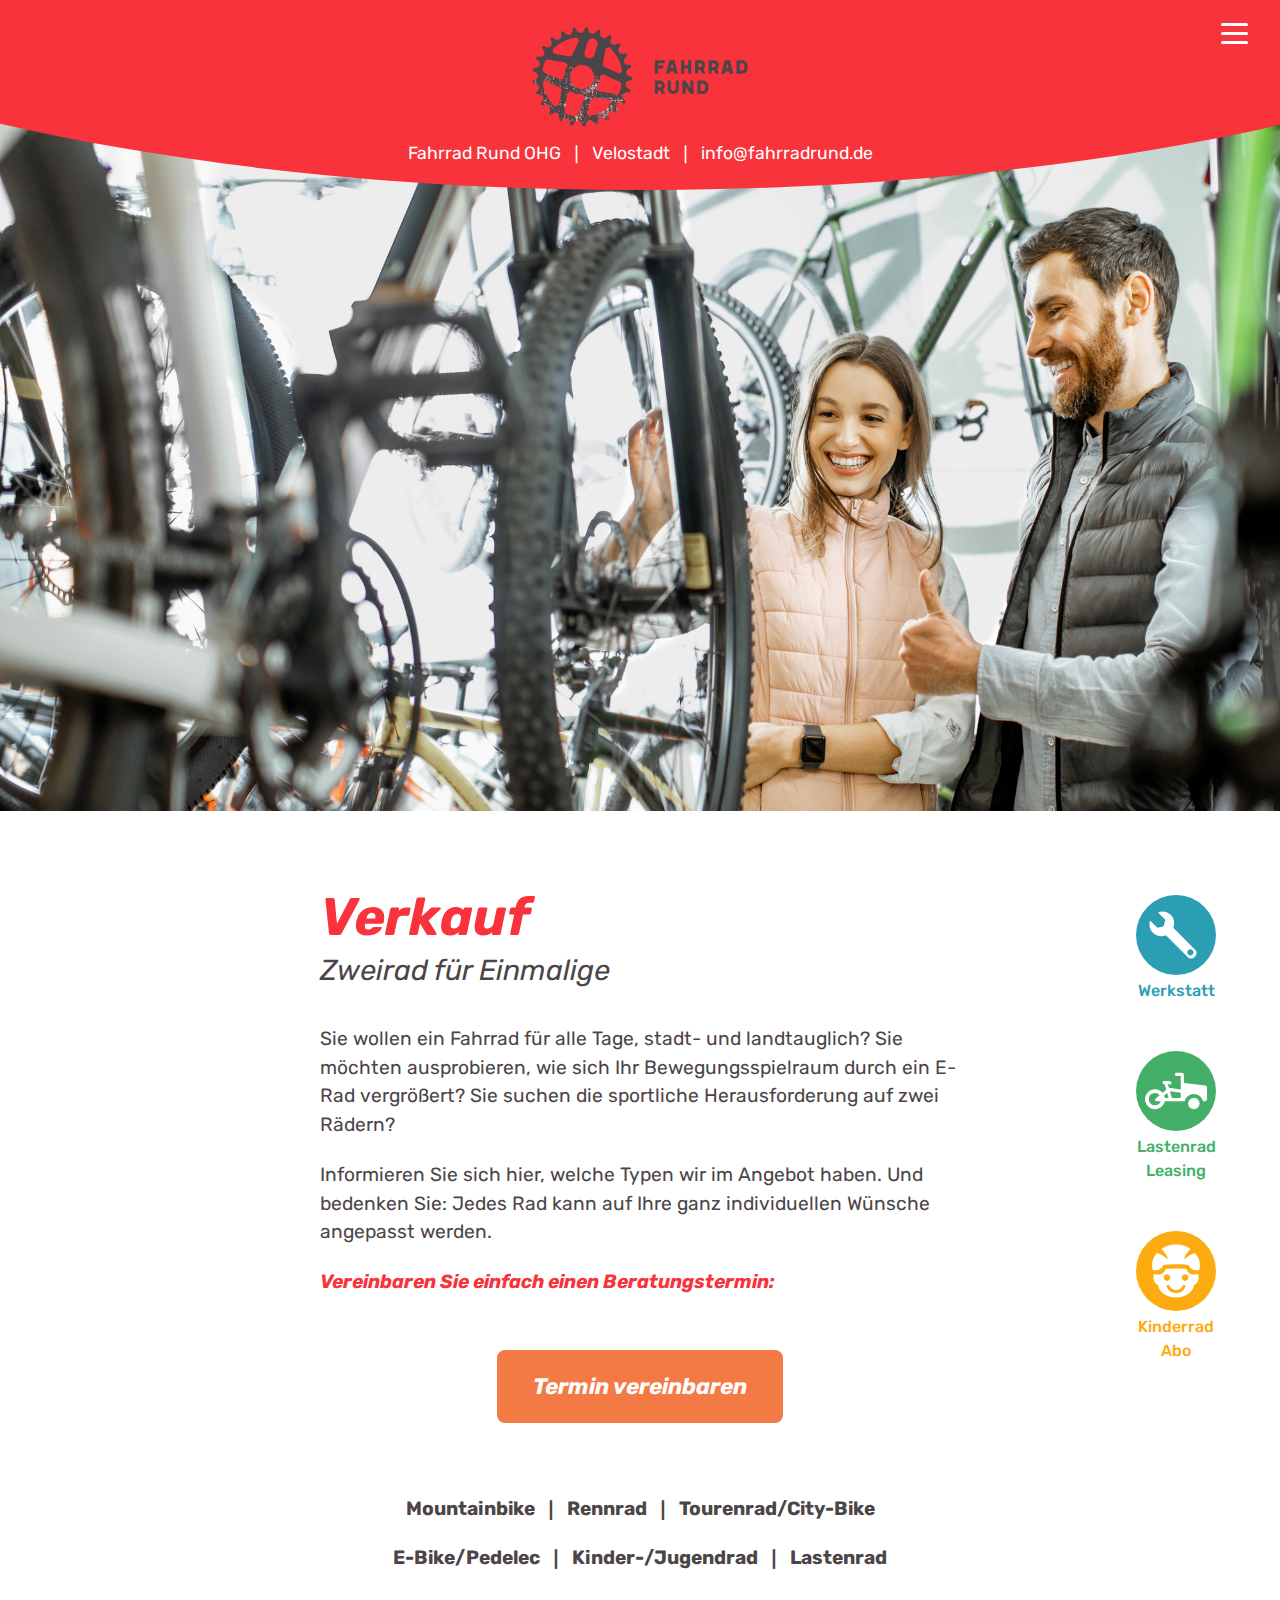
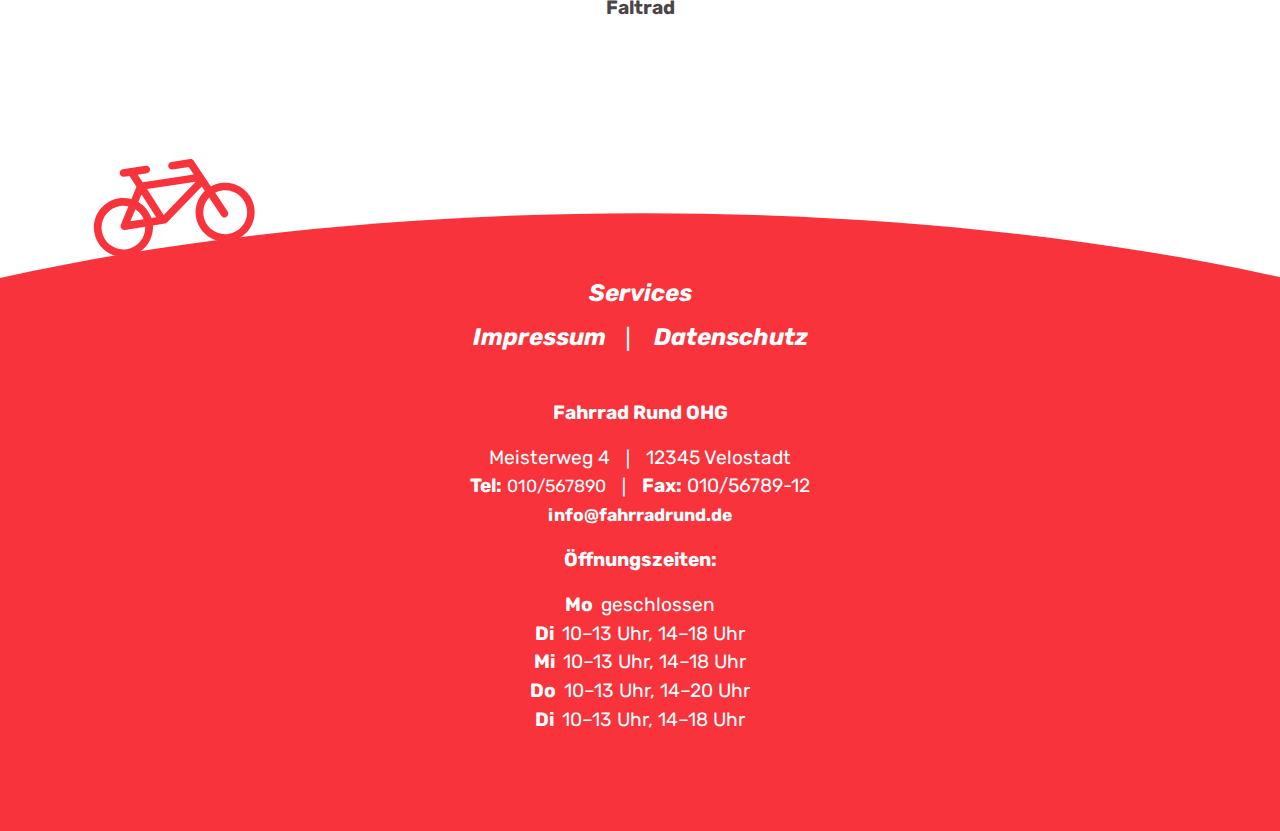
<file: verkauf.html>
<!doctype html>
<html lang="de">

<head>
    <meta charset="utf-8">
    <meta name="viewport" content="width=device-width, initial-scale=1">
    <title>Fahrrad Rund OHG</title>
    <link href="css/style.css" rel="stylesheet">
</head>

<body>
    <header class="verkauf_header">
        <h1 id="titel">Fahrrad Rund OHG</h1>
        <div class="container">
            <div class="text-center">
                <a href="index.html"><img id="logo" src="icons/logo.svg" alt="Logo: Fahrrad Rund OHG"></a>
                <p class="info">Fahrrad Rund
                    OHG&nbsp;&nbsp;❘&nbsp;&nbsp;Velostadt&nbsp;&nbsp;❘&nbsp;&nbsp;<a href=mailto:info@fahrradrund.de>info@fahrradrund.de</a></p>
            </div>
        </div>
    </header>

    <!-- Hamburger Menü -->
    <nav>
        <div class="hamburger-menu">
            <input id="menu__toggle" type="checkbox" />
            <label class="menu__btn" for="menu__toggle">
                <span></span>
            </label>
            <ul class="menu__box">
                <li><a class="menu__item" href="index.html">Startseite</a></li>
                <li><a class="menu__item active" href="verkauf.html">Verkauf</a></li>
                <li><a class="menu__item" href="werkstatt.html">Werkstatt</a></li>
                <li><a class="menu__item" href="lastenrad-leasing.html">Lastenrad-Leasing</a></li>
                <li><a class="menu__item" href="kinderrad-abo.html">Kinderad-Abo</a></li>
            </ul>
        </div>
    </nav>

    <!--  Hero-Image  -->
    <div class="hero">
        <img src="img/verkauf.jpg" alt="Zwei junge Menschen schauen sich Fahrräder im Fahrradgeschäft an">
    </div>

    <!-- Hauptinhalt -->

    <!-- Piktogramme Desktop -->
    <div class="piktogramme_desktop">
        <a href="werkstatt.html" class="fr-blau besucht-blau"><img src="icons/werkstatt.svg"
                alt="Piktogramm: Schraubenschlüssel">
            <p class="fr-blau">Werkstatt</p>
        </a>
        <a href="lastenrad-leasing.html" class="fr-gruen besucht-gruen"><img src="icons/lastenrad.svg"
                alt="Piktogramm: Lastenrad">
            <p class="fr-gruen">Lastenrad<br />Leasing</p>
        </a>
        <a href="kinderrad-abo.html" class="fr-gelb besucht-gelb"><img src="icons/kinderrad.svg"
                alt="Piktogramm: Lächelnder Kinderkopf mit Fahrradhelm">
            <p>Kinderrad<br />Abo</p>
        </a>
    </div>

    <div class="container">
        <div class="inhalt">
            <h1 class="fr-rot">Verkauf<br />
                <span class="spruch">Zweirad für Einmalige</span>
            </h1>
            <p>Sie wollen ein Fahrrad für alle Tage, stadt- und landtauglich? Sie möchten ausprobieren, wie sich Ihr Bewegungsspielraum durch ein E-Rad vergrößert? Sie suchen die sportliche Herausforderung auf zwei Rädern?</p>
            <p>Informieren Sie sich hier, welche Typen wir im Angebot haben. Und bedenken Sie: Jedes Rad kann auf Ihre ganz individuellen Wünsche angepasst werden.</p>
            <p class="betonung fr-rot">Vereinbaren Sie einfach einen Beratungstermin:</p>
            <div class="text-center">
                <a class="anmeldung-btn verkauf-btn" href="#">Termin vereinbaren</a>
            </div>
            <div class="text-center desktop">
                <p class="fett">Mountainbike&nbsp;&nbsp;❘&nbsp;&nbsp;Rennrad&nbsp;&nbsp;❘&nbsp;&nbsp;Tourenrad/City-Bike</p>
                <p class="fett">E-Bike/Pedelec&nbsp;&nbsp;❘&nbsp;&nbsp;Kinder-/Jugendrad&nbsp;&nbsp;❘&nbsp;&nbsp;Lastenrad</p>
                <p class="fett">Faltrad</p>
            </div>
            <div class="text-center mobil">
                <p class="fett">Mountainbike&nbsp;&nbsp;❘&nbsp;&nbsp;Rennrad</p>
                <p class="fett">Tourenrad/City-Bike&nbsp;&nbsp;❘&nbsp;&nbsp;E-Bike/Pedelec</p>
                <p class="fett">Kinder-/Jugendrad&nbsp;&nbsp;❘&nbsp;&nbsp;Lastenrad</p>
                <p class="fett">Faltrad</p>
            </div>
        </div>


        <!-- Piktogramme Mobil -->

        <div class="piktogramme_mobil">
            <a href="werkstatt.html" class="fr-blau besucht-blau"><img src="icons/werkstatt.svg"
                    alt="Piktogramm: Schraubenschlüssel">
                <p class="fr-blau">Werkstatt</p>
            </a>
            <a href="lastenrad-leasing.html" class="fr-gruen besucht-gruen"><img src="icons/lastenrad.svg"
                    alt="Piktogramm: Lastenrad">
                <p class="fr-gruen">Lastenrad<br />Leasing</p>
            </a>
            <a href="kinderrad-abo.html" class="fr-gelb besucht-gelb"><img src="icons/kinderrad.svg"
                    alt="Piktogramm: Lächelnder Kinderkopf mit Fahrradhelm">
                <p>Kinderrad<br />Abo</p>
            </a>
        </div>
    </div>

    <!-- Footer -->

    <footer class="verkauf_footer">
        <div class="container">
            <nav>
                <a class="einzellink" href="services.html">Services</a>
                <a href="impressum.html">Impressum</a><span class="normal">&nbsp;&nbsp;❘&nbsp;&nbsp;</span>
                <a href="#">Datenschutz</a>
            </nav>
            <p class="fett">Fahrrad Rund OHG</p>
            <p>Meisterweg 4&nbsp;&nbsp;❘&nbsp;&nbsp;12345 Velostadt<br />
                <span class="fett">Tel:</span> <a href="tel:010567890"
                    class="verlinkung_footer">010/567890</a>&nbsp;&nbsp;❘&nbsp;&nbsp;<span class="fett">Fax:</span>
                010/56789-12<br />
                <a href="mailto:info@fahrradrund.de" class="verlinkung_footer mb-medium"><span
                        class="fett">info@fahrradrund.de</span></a>
            </p>
            <p class="fett">Öffnungszeiten:</p>
            <p><span class="fett">Mo&nbsp;&nbsp;</span>geschlossen<br />
                <span class="fett">Di&nbsp;&nbsp;</span>10–13 Uhr, 14–18 Uhr<br />
                <span class="fett">Mi&nbsp;&nbsp;</span>10–13 Uhr, 14–18 Uhr<br />
                <span class="fett">Do&nbsp;&nbsp;</span>10–13 Uhr, 14–20 Uhr<br />
                <span class="fett">Di&nbsp;&nbsp;</span>10–13 Uhr, 14–18 Uhr<br />
            </p>
        </div>
    </footer>
</body>

</html>
</file>
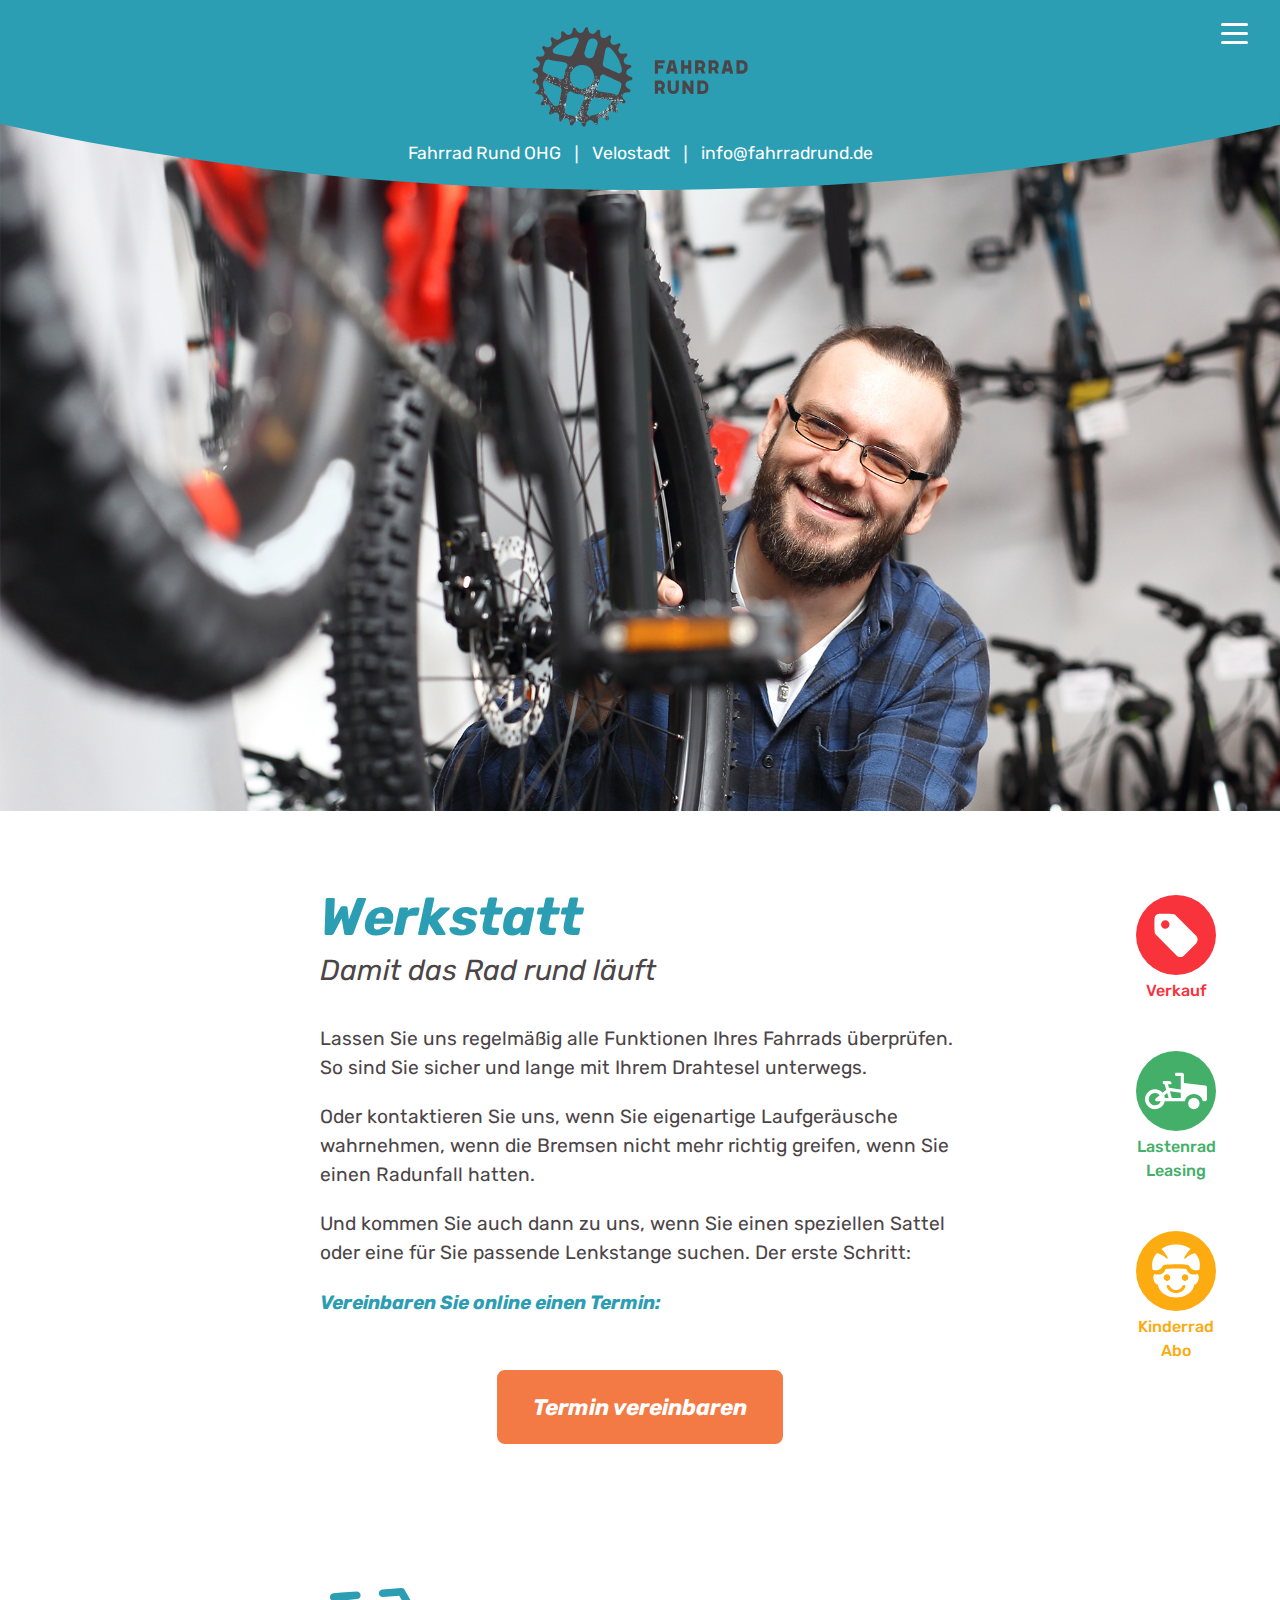
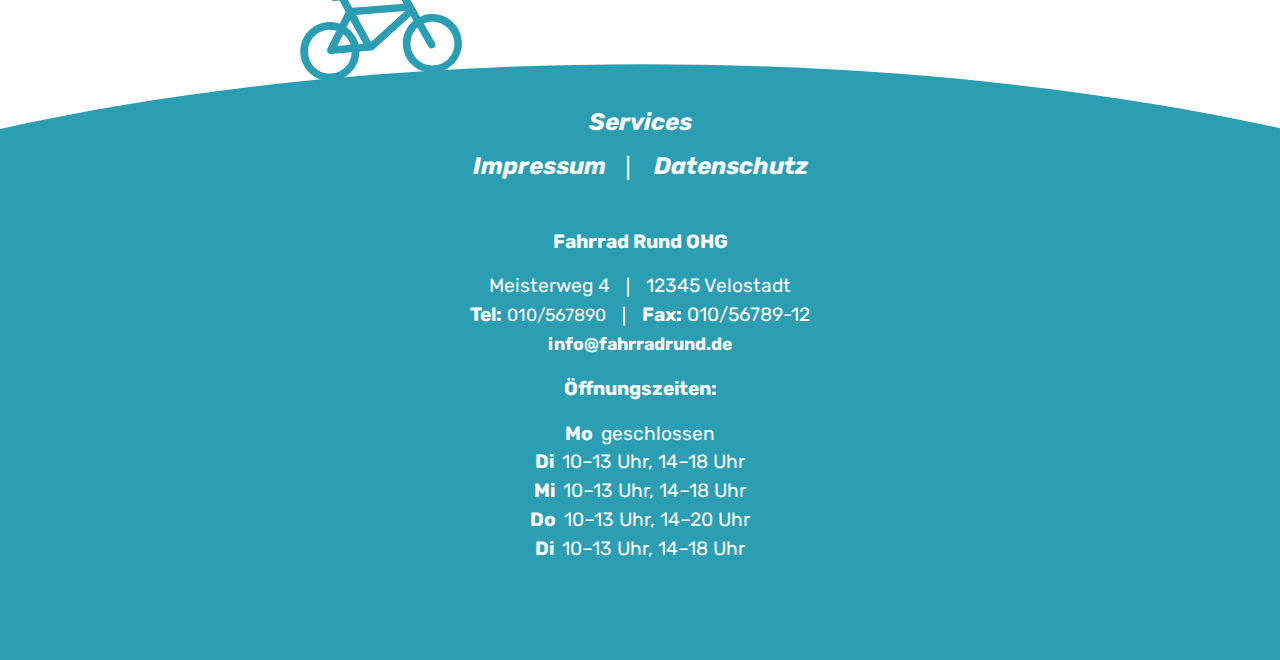
<file: werkstatt.html>
<!doctype html>
<html lang="de">

<head>
    <meta charset="utf-8">
    <meta name="viewport" content="width=device-width, initial-scale=1">
    <title>Fahrrad Rund OHG</title>
    <link href="css/style.css" rel="stylesheet">
</head>

<body>
    <header class="werkstatt_header">
        <h1 id="titel">Fahrrad Rund OHG</h1>
        <div class="container">
            <div class="text-center">
                <a href="index.html"><img id="logo" src="icons/logo.svg" alt="Logo: Fahrrad Rund OHG"></a>
                <p class="info">Fahrrad Rund
                    OHG&nbsp;&nbsp;❘&nbsp;&nbsp;Velostadt&nbsp;&nbsp;❘&nbsp;&nbsp;<a href=mailto:info@fahrradrund.de>info@fahrradrund.de</a></p>
            </div>
        </div>
    </header>

    <!-- Hamburger Menü -->
    <nav>
        <div class="hamburger-menu">
            <input id="menu__toggle" type="checkbox" />
            <label class="menu__btn" for="menu__toggle">
                <span></span>
            </label>
            <ul class="menu__box">
                <li><a class="menu__item" href="index.html">Startseite</a></li>
                <li><a class="menu__item" href="verkauf.html">Verkauf</a></li>
                <li><a class="menu__item active" href="werkstatt.html">Werkstatt</a></li>
                <li><a class="menu__item" href="lastenrad-leasing.html">Lastenrad-Leasing</a></li>
                <li><a class="menu__item" href="kinderrad-abo.html">Kinderad-Abo</a></li>
            </ul>
        </div>
    </nav>

    <!--  Hero-Image  -->
    <div class="hero">
        <img src="img/werkstatt.jpg" alt="Ein junger Mann mit Bart und Brille inspiziert lächelnd einen Fahrradreifen">
    </div>

    <!-- Hauptinhalt -->

    <!-- Piktogramme Desktop -->
    <div class="piktogramme_desktop">
        <a href="verkauf.html" class="fr-rot besucht-rot"><img src="icons/verkauf.svg" alt="Piktogramm: Preisschild">
            <p class="fr-rot">Verkauf</p>
        </a>
        <a href="lastenrad-leasing.html" class="fr-gruen besucht-gruen"><img src="icons/lastenrad.svg"
                alt="Piktogramm: Lastenrad">
            <p class="fr-gruen">Lastenrad<br />Leasing</p>
        </a>
        <a href="kinderrad-abo.html" class="fr-gelb besucht-gelb"><img src="icons/kinderrad.svg"
                alt="Piktogramm: Lächelnder Kinderkopf mit Fahrradhelm">
            <p>Kinderrad<br />Abo</p>
        </a>
    </div>

    <div class="container">
        <div class="inhalt">
            <h1 class="fr-blau">Werkstatt<br />
                <span class="spruch">Damit das Rad rund läuft</span>
            </h1>
            <p>Lassen Sie uns regelmäßig alle Funktionen Ihres Fahrrads überprüfen. So sind Sie sicher und lange mit Ihrem Drahtesel unterwegs.</p>
            <p>Oder kontaktieren Sie uns, wenn Sie eigenartige Laufgeräusche wahrnehmen, wenn die Bremsen nicht mehr richtig greifen, wenn Sie einen Radunfall hatten.</p>
            <p>Und kommen Sie auch dann zu uns, wenn Sie einen speziellen Sattel oder eine für Sie passende Lenkstange suchen. Der erste Schritt:</p>
            <p class="betonung fr-blau">Vereinbaren Sie online einen Termin:</p>
            <div class="text-center">
                <a class="anmeldung-btn" href="#">Termin vereinbaren</a>
            </div>
        </div>


        <!-- Piktogramme Mobil -->

        <div class="piktogramme_mobil">
            <a href="verkauf.html" class="fr-rot besucht-rot"><img src="icons/verkauf.svg"
                alt="Piktogramm: Preisschild">
            <p class="fr-rot">Verkauf</p>
        </a>
        <a href="lastenrad-leasing.html" class="fr-gruen besucht-gruen"><img src="icons/lastenrad.svg"
                alt="Piktogramm: Lastenrad">
            <p class="fr-gruen">Lastenrad<br />Leasing</p>
        </a>
        <a href="kinderrad-abo.html" class="fr-gelb besucht-gelb"><img src="icons/kinderrad.svg"
                alt="Piktogramm: Lächelnder Kinderkopf mit Fahrradhelm">
            <p>Kinderrad<br />Abo</p>
        </a>
        </div>
    </div>

    <!-- Footer -->

    <footer class="werkstatt_footer">
        <div class="container">
            <nav>
                <a class="einzellink" href="services.html">Services</a>
                <a href="impressum.html">Impressum</a><span class="normal">&nbsp;&nbsp;❘&nbsp;&nbsp;</span>
                <a href="#">Datenschutz</a>
            </nav>
            <p class="fett">Fahrrad Rund OHG</p>
            <p>Meisterweg 4&nbsp;&nbsp;❘&nbsp;&nbsp;12345 Velostadt<br />
                <span class="fett">Tel:</span> <a href="tel:010567890"
                    class="verlinkung_footer">010/567890</a>&nbsp;&nbsp;❘&nbsp;&nbsp;<span class="fett">Fax:</span>
                010/56789-12<br />
                <a href="mailto:info@fahrradrund.de" class="verlinkung_footer mb-medium"><span
                        class="fett">info@fahrradrund.de</span></a>
            </p>
            <p class="fett">Öffnungszeiten:</p>
            <p><span class="fett">Mo&nbsp;&nbsp;</span>geschlossen<br />
                <span class="fett">Di&nbsp;&nbsp;</span>10–13 Uhr, 14–18 Uhr<br />
                <span class="fett">Mi&nbsp;&nbsp;</span>10–13 Uhr, 14–18 Uhr<br />
                <span class="fett">Do&nbsp;&nbsp;</span>10–13 Uhr, 14–20 Uhr<br />
                <span class="fett">Di&nbsp;&nbsp;</span>10–13 Uhr, 14–18 Uhr<br />
            </p>
        </div>
    </footer>
</body>

</html>
</file>
<file: css/style.css>
/* --- Schrift --- */

  /* rubik-regular - latin */
  @font-face {
    font-family: 'Rubik';
    font-style: normal;
    font-weight: 400;
    src: local(''),
        url('../fonts/rubik-v20-latin-regular.woff2') format('woff2'), /* Chrome 26+, Opera 23+, Firefox 39+ */
        url('../fonts/rubik-v20-latin-regular.woff') format('woff'); /* Chrome 6+, Firefox 3.6+, IE 9+, Safari 5.1+ */
  }
  /* rubik-700 - latin */
  @font-face {
    font-family: 'Rubik';
    font-style: normal;
    font-weight: 700;
    src: local(''),
        url('../fonts/rubik-v20-latin-700.woff2') format('woff2'), /* Chrome 26+, Opera 23+, Firefox 39+ */
        url('../fonts/rubik-v20-latin-700.woff') format('woff'); /* Chrome 6+, Firefox 3.6+, IE 9+, Safari 5.1+ */
  }
  /* rubik-italic - latin */
  @font-face {
    font-family: 'Rubik';
    font-style: italic;
    font-weight: 400;
    src: local(''),
        url('../fonts/rubik-v20-latin-italic.woff2') format('woff2'), /* Chrome 26+, Opera 23+, Firefox 39+ */
        url('../fonts/rubik-v20-latin-italic.woff') format('woff'); /* Chrome 6+, Firefox 3.6+, IE 9+, Safari 5.1+ */
  }
  /* rubik-700italic - latin */
  @font-face {
    font-family: 'Rubik';
    font-style: italic;
    font-weight: 700;
    src: local(''),
        url('../fonts/rubik-v20-latin-700italic.woff2') format('woff2'), /* Chrome 26+, Opera 23+, Firefox 39+ */
        url('../fonts/rubik-v20-latin-700italic.woff') format('woff'); /* Chrome 6+, Firefox 3.6+, IE 9+, Safari 5.1+ */
  }
  /* rubik-500 - latin */
  @font-face {
    font-family: 'Rubik';
    font-style: normal;
    font-weight: 500;
    src: local(''),
        url('../fonts/rubik-v20-latin-500.woff2') format('woff2'), /* Chrome 26+, Opera 23+, Firefox 39+ */
        url('../fonts/rubik-v20-latin-500.woff') format('woff'); /* Chrome 6+, Firefox 3.6+, IE 9+, Safari 5.1+ */
  }


/* --- Farben --- */

  :root {
    --fr-rot: #F8333C;
    --fr-blau: #2B9EB3;
    --fr-gruen: #44AF69;
    --fr-gelb: #FCAB10;
    --fr-orange: #F47A45;
    --fr-grau: #4C4548;
  }
  .fr-rot {
    color: var(--fr-rot);
  }
  .fr-blau {
    color: var(--fr-blau);
  }
  .fr-gruen {
    color: var(--fr-gruen);
  }
  .fr-gelb {
    color: var(--fr-gelb);
  }
  .fr-orange {
    color: var(--fr-orange);
  }
  .fr-grau {
    color: var(--fr-grau);
  }
  .bg-rot {
    background-color: var(--fr-rot);
  }
  .bg-blau {
    background-color: var(--fr-blau);
  }
  .bg-gruen {
    background-color: var(--fr-gruen);
  }
  .bg-gelb {
    background-color: var(--fr-gelb);
  }


/* --- Allgemeines --- */

  * {
    margin: 0;
    padding: 0;
    text-decoration: none;
  }
  .container {
    width: clamp(323px, 50vw, 767px);
    margin: 0 auto;
  }
  .hero img {
    min-width: 325px;
    max-width: 100%;
    margin-top: 4.5rem;
  }
  .inhalt {
    margin-top: 2rem;
  }
  .mb-medium {
    margin-bottom: 1.5rem
  }
  .mb-large {
    margin-bottom: 4rem;
  }
  .mb-ende {
    margin-bottom: 4rem;
  }
  .impressum {
    margin-bottom: 2.2rem;
  }
  .anmeldung-btn {
    background-color: var(--fr-orange);
    border: 4px solid var(--fr-orange);
    color: white;
    padding: 1.2rem 2rem;
    text-align: center;
    text-decoration: none;
    display: inline-block;
    font-size: clamp(1.2rem, 3vw, 1.4rem);
    margin: 1.2rem auto 2.5rem;
    cursor: pointer;
    font-weight: 700;
    font-style: italic;
    border-radius: 8px;
    transition: 0.2s ease-in-out;
  }
  .anmeldung-btn:hover {
    color: var(--fr-orange);
    background: white;
  }
  .text-center.mobil {
    display: block;
    margin-bottom: 3rem;
  }
  .text-center.desktop {
    display: none;
    margin-bottom: 6rem;
  }
  .columns {
    width: 100%;
  }
  .wrap {
    display: flex;
    flex-wrap: wrap;
  }

/* --- Typografie --- */

  body {
    font-family: "Rubik", sans-serif;
    font-weight: 400;
    color: var(--fr-grau);
  }
  p {
    line-height: 140%;
    font-size: clamp(1rem, 2.1vw, 1.2rem);
    margin-bottom: 1.3rem;
  }
  .text-center {
  text-align: center;
  }
  .spruch {
    font-style: italic;
    font-weight: 400;
    font-size: clamp(1.3rem, 2.7vw, 1.8rem);
    color: var(--fr-grau);
    line-height: 100%;
  }
  .betonung {
    font-style: italic;
    font-weight: 700;
    font-size: clamp(1rem, 1.8vw, 1.2rem);
  }
  .fett {
    font-weight: 700;
  }
  a:visited {
    color: white;
  }
  .piktogramme_mobil a {
    text-align: center;
    padding: 0.5rem;
  }
  .piktogramme_mobil a {
    text-align: center;
    padding: 0.5rem;
  }
  .piktogramme_mobil p {
    font-size: 0.9rem;
    font-weight: 500;
  }
  .piktogramme_desktop a {
    text-align: center;
    transition: transform .2s;
  }
  .piktogramme_desktop a:hover {
      transform: scale(1.2);
  }
  .piktogramme_desktop p {
    font-weight: 500;
    font-size: 1rem;
  }
  a.besucht-rot {
    padding-left: 0;
  }
  a.besucht-gelb {
    padding-right: 0;
  }
  a.besucht-rot:visited {
    color: var(--fr-rot);
  }
  a.besucht-blau:visited {
    color: var(--fr-blau);
  }
  a.besucht-gruen:visited {
    color: var(--fr-gruen);
  }
  a.besucht-gelb:visited {
    color: var(--fr-gelb);
  }
  .normal {
    font-weight: 400;
    font-style: normal;
    font-size: clamp(1.3rem, 3.1vw, 1.5rem);
  }
  .active {
    color: var(--fr-orange) !important;
  }
  .active_footer {
    text-decoration: underline;
  }
  .gross {
    font-size: clamp(1.2rem, 3vw, 1.4rem)
  }
  #h2_start, 
  h1 {
    font-weight: 700;
    color: var(--fr-orange);
    font-style: italic;
    font-size: clamp(2.1rem, 5.2vw, 3.3rem);
    line-height: 85%;
    margin-bottom: 1.5rem;
  }


/* --- Piktogramme --- */

  .piktogramme_mobil {
    display: flex;
    justify-content: space-between;
    margin-top: 2rem;
    margin-bottom: 4rem;
  }
  .piktogramme_mobil img {
    height: 4.2rem;
  }
  .piktogramme_desktop {
    display: none;
    position: absolute;
    right: 4rem;
    text-align: center;
  }
  .piktogramme_desktop img {
    width: 5rem;
  }
  .piktogramme_desktop a {
    margin-top: 1.7rem;
  }
  .piktogramme_desktop a:first-of-type {
    margin-top: 5rem;
  }


/* --- Header--- */

  header {
    min-width: 325px;
    position: absolute;
    width: 100%;
    padding-bottom: 1.5rem;
    padding-top: 2vw;
    background-image: url(../icons/rundung_oben.svg);
    background-repeat: no-repeat;
    background-size: cover;
    background-position-y: bottom;
  }
  header a {
    color: white;
  }
  header a:visited {
      color: white;
  }
  header a:hover {
    text-decoration: underline;
  }
  .verkauf_header {
    background-image: url(../icons/rundung_oben_rot.svg);
  }
  .werkstatt_header {
    background-image: url(../icons/rundung_oben_blau.svg);
  }
  .lastenrad_header {
    background-image: url(../icons/rundung_oben_gruen.svg);
  }
  .kinderrad_header {
    background-image: url(../icons/rundung_oben_gelb.svg);
  }
  #logo {
    width: clamp(8rem, 17vw, 15rem);
  }
  .info {
    color: white;
    font-size: clamp(0.8rem, 1.8vw, 1.1rem);
    margin-top: 0.5rem;
    margin-bottom: 0;
  }
  

/* --- Navigation --- */

  /* --- CSS-Burgermenü von https://codepen.io/alvarotrigo/pen/yLzaPVJ --- */

  #menu__toggle {
    opacity: 0;
  }
  #menu__toggle:checked + .menu__btn > span {
    transform: rotate(45deg);;
  }
  #menu__toggle:checked + .menu__btn > span::before {
    top: 0;
    transform: rotate(0deg);
  }
  #menu__toggle:checked + .menu__btn > span::after {
    top: 0;
    transform: rotate(90deg);
  }
  #menu__toggle:checked ~ .menu__box {
    right: 0 !important;
    position: fixed;
  }
  .menu__btn {
    position: absolute;
    top: 2rem;
    right: 2rem;
    width: 27px;
    height: 27px;
    cursor: pointer;
    z-index: 3;
  }
  #menu__toggle:checked + .menu__btn {
    position: fixed;
  }
  .menu__btn > span,
  .menu__btn > span::before,
  .menu__btn > span::after {
    display: block;
    position: absolute;
    width: 100%;
    height: 3px;
    background-color: white;
    transition-duration: .25s;
    border-radius: 10px;
  }
  .menu__btn > span::before {
    content: '';
    top: -9px;
  }
  .menu__btn > span::after {
    content: '';
    top: 9px;
  }
  .menu__box {
    display: block;
    position: fixed;
    top: 0;
    right: -100%;
    width: 300px;
    height: 100%;
    margin: 0;
    padding: 80px 0;
    list-style: none;
    background-color: var(--fr-grau);
    transition-duration: .25s;
    z-index: 2;
  }
  .menu__item {
    display: block;
    padding: 1.2rem 1.5rem;
    color: white;
    font-size: 1.3rem;
    font-weight: 600;
    text-decoration: none;
    transition-duration: .25s;
  }
  .menu__item:hover {
    background-color: #7e7277;
}

/* --- Startseite --- */

  #titel {
    display: none;
  }
  .bildtext {
    margin-bottom: 1.3rem;
    line-height: 135%;
    font-size: clamp(1rem, 2.1vw, 1.2rem);
    margin-bottom: 0.5rem;
  }
  p.bildunterschrift {
    font-size: clamp(1.3rem, 3vw, 1.7rem);
    font-style: italic;
    font-weight: bold;
    margin-bottom: 1rem;
  }


  /* --- Slideshow von https://codepen.io/dudleystorey/full/KKPdeb --- */

    @keyframes slidy {
    0% { left: 0%; }
    20% { left: 0%; }
    25% { left: -100%; }
    45% { left: -100%; }
    50% { left: -200%; }
    70% { left: -200%; }
    75% { left: -300%; }
    95% { left: -300%; }
    100% { left: -400%; }
    }

    * {
      box-sizing: border-box;
    }
    div#slideshow { 
      width: 100%;
      overflow: hidden;
      margin-top: 2rem;
    }
    figure.slider { 
      position: relative; width: 500%;
      font-size: 0; animation: 20s slidy infinite;
      display: flex;
    }
    figure.slider figure { 
      width: 20%; height: auto;
      display: inline-block;  position: inherit;
      margin-right: 0.5rem;
    }
    figure.slider img { width: 100%; height: auto; }
    figure.slider figure div { 
      color: #fff;
      width: 100%;
      padding: 1rem 1.3rem;
      border-radius: 0 0 30px 0;
    }


/* --- Seite Services --- */

  .kasten {
    text-align: center;
    border-radius: 0 0 15px;
    margin-bottom: 2rem;
    transition: 0.2s ease-in-out;
  }
  .kasten:hover {
    transform: scale(1.05);
  }
  .kasten img {
    max-width: 100%;
  }
  .kasten p {
    color: white;
    padding: 1rem 0.75rem 1.25rem;
  }
  .kasten p.bildunterschrift {
    font-size: clamp(1.1rem, 1.6vw, 1.4rem);
  }


 /* --- Footer --- */
 
  footer {
    min-width: 325px;
    background-image: url(../icons/footer_mobil_orange.svg);
    background-repeat: no-repeat;
    background-size: cover;
    background-position: top center;
    padding-bottom: 5rem;
    text-align: center;
    color: white;
  }
  .verkauf_footer {
    background-image: url(../icons/footer_mobil_rot.svg);
  }
  .werkstatt_footer {
    background-image: url(../icons/footer_mobil_blau.svg);
  }
  .lastenrad_footer {
    background-image: url(../icons/footer_mobil_gruen.svg);
  }
  .kinderrad_footer {
    background-image: url(../icons/footer_mobil_gelb.svg);
  }
  footer nav {
    margin-bottom: 3rem;
    padding-top: 6rem;
  }
  footer p {
    margin-bottom: 1rem;
  }
  footer p.fliesstext {
    margin-bottom: 1rem;
    line-height: 190%;
  }
  footer a {
    font-size: clamp(1.3rem, 3.1vw, 1.5rem);
    font-weight: 700;
    font-style: italic;
    color: white;
  }
  footer a:visited {
    color: white;
  }
  footer a:hover {
    text-decoration: underline;
  }
  .einzellink {
    display: block;
    margin-bottom: 1rem;
  }
  .verlinkung_footer {
    margin-bottom: 1.3rem;
    line-height: 135%;
    font-size: clamp(1rem, 2.1vw, 1.1rem);
    color: white;
    font-style: normal;
    font-weight: 400;
  }
    

/* --- Media Queries --- */

@media (min-width: 481px) {
  footer {
    background-image: url(../icons/footer_tablet_orange.svg);
  }
  .verkauf_footer {
    background-image: url(../icons/footer_tablet_rot.svg);
  }
  footer nav {
    padding-top: 7.5rem;
  }
}
@media (min-width: 769px) {
  footer {
    background-image: url(../icons/footer_desktop_sm_orange.svg);
  }
  .verkauf_footer {
    background-image: url(../icons/footer_desktop_sm_rot.svg);
  }
  .werkstatt_footer {
    background-image: url(../icons/footer_desktop_sm_blau.svg);
  }
  .lastenrad_footer {
    background-image: url(../icons/footer_desktop_sm_gruen.svg);
  }
  .kinderrad_footer {
    background-image: url(../icons/footer_desktop_sm_gelb.svg);
  }
  .piktogramme_mobil {
    display: none;
  }
  .piktogramme_desktop {
    display: flex;
    flex-direction: column;
  }
  div#slideshow {
    margin-bottom: 10rem;
    margin-top: 3rem;
  }
  figure.slider figure div {
    padding: 1.5rem 1.7rem;
  }
  .inhalt {
    margin-top: 3.5rem;
  }
  .impressum {
    margin-bottom: 2.7rem;
  }
  .anmeldung-btn {
    margin: 2rem auto 9rem;
  }
  p {
    line-height: 150%;
  }
  .text-center.mobil {
    display: none;
  }
  .text-center.desktop {
    display: block;
    margin-bottom: 8.5rem;
  }
  .verkauf-btn {
    margin: 2rem auto 4.5rem;
  }
  .kinderrad-btn {
    margin: 2rem auto;
  }
  .mb-ende {
    margin-bottom: 9.5rem;
  }
  #h2_start, h1 {
    margin-bottom: 2.5rem;
}
}
@media (min-width: 1024px) {
  footer {
    background-image: url(../icons/footer_desktop_md_orange.svg);
  }
  .verkauf_footer {
    background-image: url(../icons/footer_desktop_md_rot.svg);
  }
  .werkstatt_footer {
    background-image: url(../icons/footer_desktop_md_blau.svg);
  }
  .lastenrad_footer {
    background-image: url(../icons/footer_desktop_md_gruen.svg);
  }
  .kinderrad_footer {
    background-image: url(../icons/footer_desktop_md_gelb.svg);
  }
  .columns {
    flex: 0 0 auto;
    width: 50%;
  }
  .links {
    margin-right: 1rem;
  }
  .rechts {
    margin-left: 1rem;
  }
  .kasten.rechts {
    border-radius: 0 15px;
  }
  .inhalt {
    margin-top: 5rem;
  }
}
@media (min-width: 1280px) {
  footer nav {
    padding-top: 7.5rem;
  }
}
@media (min-width: 1500px) {
  footer {
    background-image: url(../icons/footer_desktop_lg_orange.svg);
  }
  .verkauf_footer {
    background-image: url(../icons/footer_desktop_lg_rot.svg);
  }
  .werkstatt_footer {
    background-image: url(../icons/footer_desktop_lg_blau.svg);
  }
  .lastenrad_footer {
    background-image: url(../icons/footer_desktop_lg_gruen.svg);
  }
  .kinderrad_footer {
    background-image: url(../icons/footer_desktop_lg_gelb.svg);
  }
  .hero img {
    width: 100%;
  }
  footer nav {
    padding-top: 10.5rem;
  }
}
</file>
